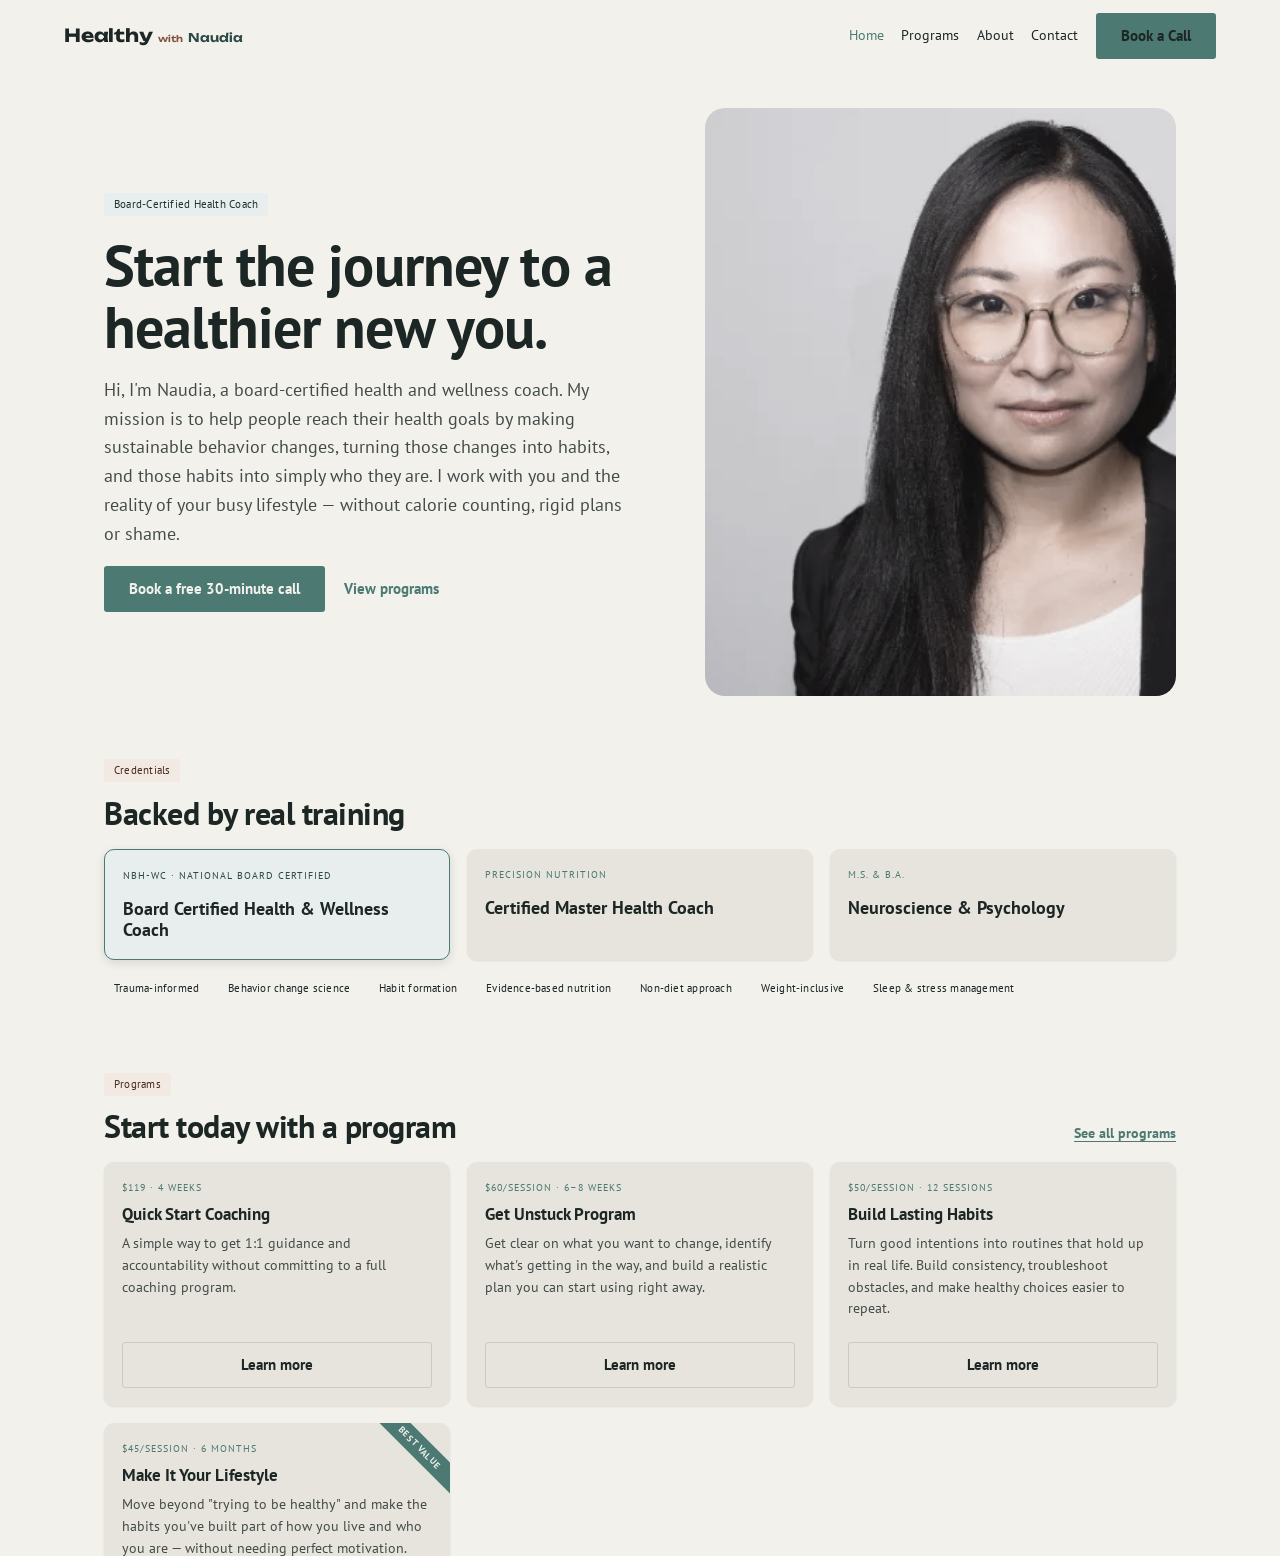
<file: index.html>
<!DOCTYPE html>
<html lang="en">
<head>
<meta charset="utf-8">
<meta http-equiv="refresh" content="0; url=home.html">
<link rel="canonical" href="home.html">
<title>Healthy with Naudia</title>
</head>
<body>
<p>Redirecting to <a href="home.html">the homepage</a>…</p>
</body>
</html>
</file>
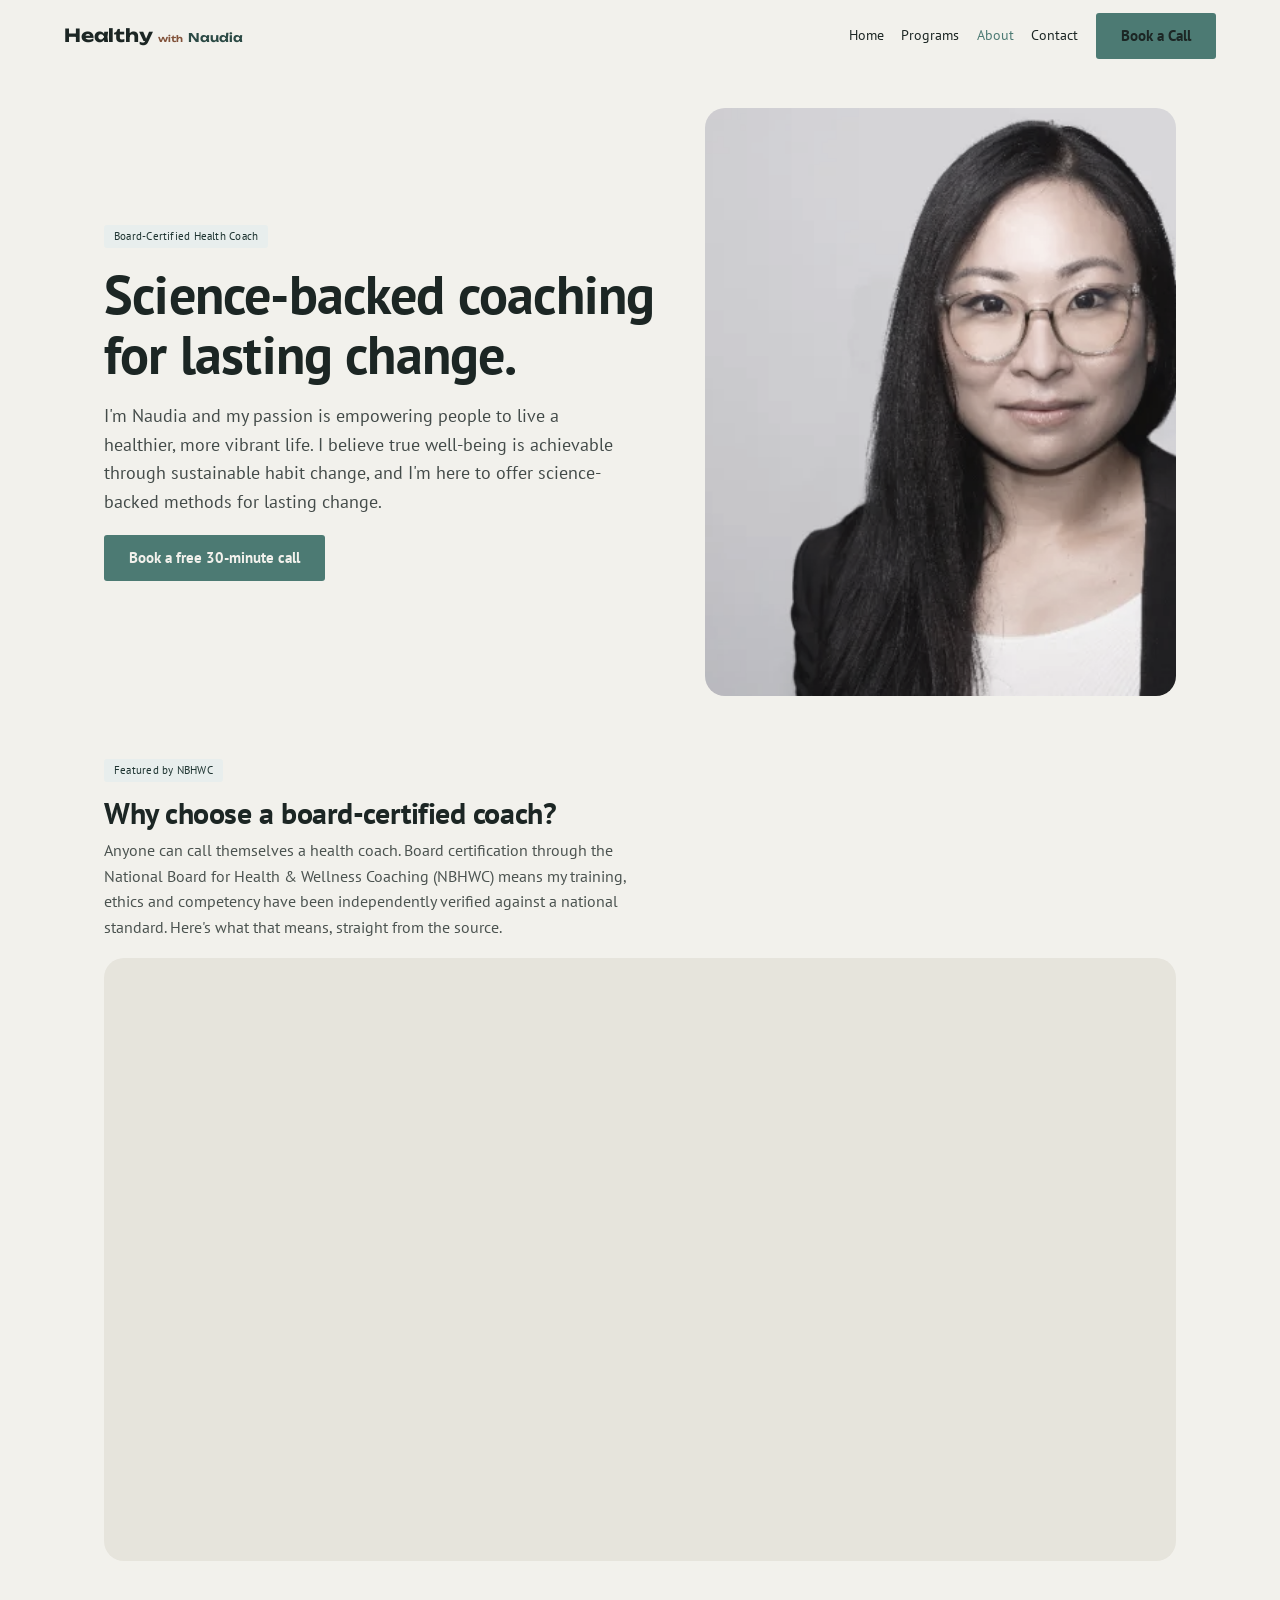
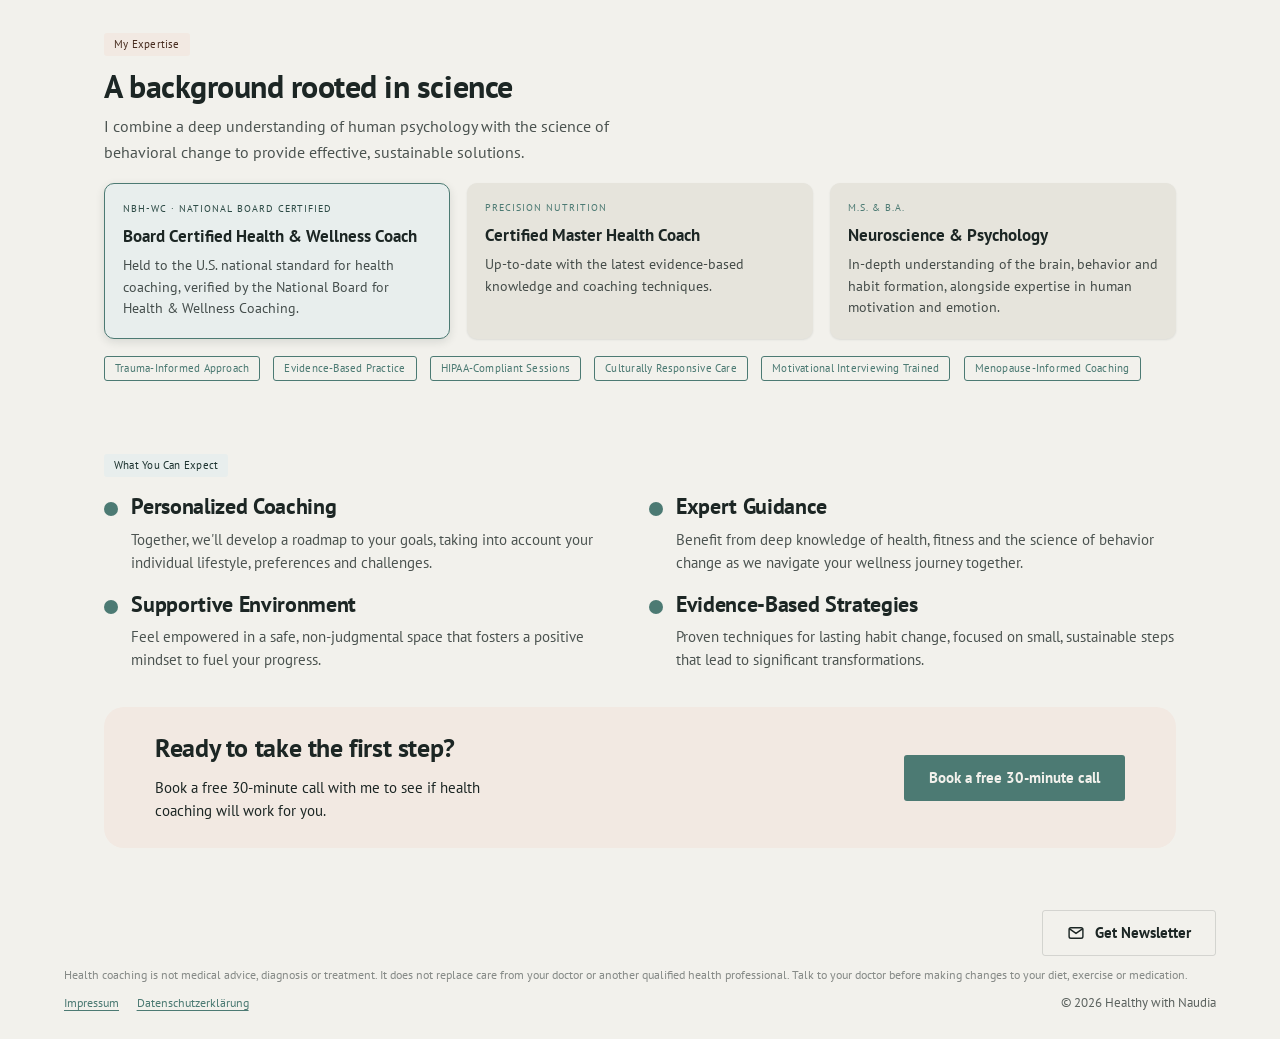
<file: about.html>
<!DOCTYPE html>
<html lang="en">
<head>
<meta charset="utf-8">
<meta name="viewport" content="width=device-width, initial-scale=1">
<title>About Naudia — Healthy with Naudia</title>
<link rel="stylesheet" href="styles.css">
<link rel="stylesheet" href="site.css">
<link rel="stylesheet" href="https://fonts.googleapis.com/css2?family=Unbounded:wght@600;700&display=swap">
</head>
<body class="site-page">

<nav class="nav" style="padding-inline:clamp(20px,5vw,72px);position:sticky;top:0;z-index:10;background:var(--color-bg)">
  <span class="nav-brand" style="display:flex;align-items:baseline;gap:5px;margin-right:auto;font-family:'Unbounded',system-ui,sans-serif">
    <span style="font-size:18px;font-weight:700;letter-spacing:-0.01em">Healthy</span>
    <span style="font-size:9px;font-weight:600;color:var(--color-accent-2-600)">with</span>
    <span style="font-size:12px;font-weight:600;color:var(--color-accent-700)">Naudia</span>
  </span>
  <a href="home.html">Home</a>
  <a href="services.html">Programs</a>
  <a href="about.html" aria-current="page">About</a>
  <a href="contact.html">Contact</a>
  <a class="btn btn-primary" href="book.html">Book a Call</a>
</nav>
<div class="site-container">

<section style="padding:var(--space-8) 0 var(--space-6);display:grid;grid-template-columns:1.1fr 0.9fr;gap:var(--space-6);align-items:center">
  <div>
    <span class="tag tag-accent">Board-Certified Health Coach</span>
    <h1 style="font-family:var(--font-heading);font-size:clamp(36px,4.5vw,54px);line-height:1.1;margin:var(--space-4) 0 0">Science-backed coaching for lasting change.</h1>
    <p style="font-size:18px;line-height:1.6;max-width:52ch;margin:var(--space-4) 0 0;color:color-mix(in srgb, var(--color-text) 82%, transparent)">I'm Naudia and my passion is empowering people to live a healthier, more vibrant life. I believe true well-being is achievable through sustainable habit change, and I'm here to offer science-backed methods for lasting change.</p>
    <div style="margin-top:var(--space-4)">
      <a class="btn btn-primary" href="book.html">Book a free 30-minute call</a>
    </div>
  </div>
  <figure class="washed" style="margin:0;border-radius:calc(2 * var(--radius-lg));overflow:hidden">
    <img src="images/about-hero.webp" alt="Naudia, board-certified health coach" style="width:100%;aspect-ratio:4/5;object-fit:cover;display:block">
  </figure>
</section>

<section style="padding:var(--space-8) 0">
  <span class="tag tag-accent">Featured by NBHWC</span>
  <h2 style="font-family:var(--font-heading);font-size:30px;margin:var(--space-3) 0 var(--space-2)">Why choose a board-certified coach?</h2>
  <p style="font-size:16px;line-height:1.6;max-width:60ch;margin:0 0 var(--space-4);color:color-mix(in srgb, var(--color-text) 78%, transparent)">Anyone can call themselves a health coach. Board certification through the National Board for Health &amp; Wellness Coaching (NBHWC) means my training, ethics and competency have been independently verified against a national standard. Here's what that means, straight from the source.</p>
  <div style="border-radius:calc(2 * var(--radius-lg));overflow:hidden;aspect-ratio:16/9;background:var(--color-surface)">
    <iframe src="https://www.nbhwc.org/share/hubspotvideo/371329475307" title="NBHWC video feature" style="width:100%;height:100%;border:0" allow="autoplay; fullscreen; picture-in-picture" allowfullscreen></iframe>
  </div>
</section>

<section style="padding:var(--space-8) 0">
  <span class="tag tag-accent-2">My Expertise</span>
  <h2 style="font-family:var(--font-heading);font-size:32px;margin:var(--space-3) 0 var(--space-2)">A background rooted in science</h2>
  <p style="font-size:16px;line-height:1.6;max-width:60ch;margin:0 0 var(--space-4);color:color-mix(in srgb, var(--color-text) 78%, transparent)">I combine a deep understanding of human psychology with the science of behavioral change to provide effective, sustainable solutions.</p>
  <div style="display:grid;grid-template-columns:repeat(3,1fr);gap:var(--space-4)">
    <div class="card elev-md" style="background:var(--color-accent-100);border:1.5px solid var(--color-accent-500)">
      <div class="card-kicker" style="color:var(--color-accent-700)">NBH-WC · National Board Certified</div>
      <div class="card-title">Board Certified Health &amp; Wellness Coach</div>
      <p class="card-body">Held to the U.S. national standard for health coaching, verified by the National Board for Health &amp; Wellness Coaching.</p>
    </div>
    <div class="card elev-sm">
      <div class="card-kicker">Precision Nutrition</div>
      <div class="card-title">Certified Master Health Coach</div>
      <p class="card-body">Up-to-date with the latest evidence-based knowledge and coaching techniques.</p>
    </div>
    <div class="card elev-sm">
      <div class="card-kicker">M.S. &amp; B.A.</div>
      <div class="card-title">Neuroscience &amp; Psychology</div>
      <p class="card-body">In-depth understanding of the brain, behavior and habit formation, alongside expertise in human motivation and emotion.</p>
    </div>
  </div>
  <div style="display:flex;gap:var(--space-3);flex-wrap:wrap;margin-top:var(--space-4)">
    <span class="tag tag-outline">Trauma-Informed Approach</span>
    <span class="tag tag-outline">Evidence-Based Practice</span>
    <span class="tag tag-outline">HIPAA-Compliant Sessions</span>
    <span class="tag tag-outline">Culturally Responsive Care</span>
    <span class="tag tag-outline">Motivational Interviewing Trained</span>
    <span class="tag tag-outline">Menopause-Informed Coaching</span>
  </div>
</section>

<section style="padding:var(--space-8) 0">
  <span class="tag tag-accent">What You Can Expect</span>
  <div style="display:grid;grid-template-columns:repeat(2,1fr);gap:var(--space-4);margin-top:var(--space-4)">
    <div style="display:flex;gap:var(--space-3);align-items:flex-start">
      <span style="width:14px;height:14px;border-radius:50%;background:var(--color-accent);flex-shrink:0;margin-top:8px"></span>
      <div>
        <h3 style="font-family:var(--font-heading);font-size:22px;margin:0">Personalized Coaching</h3>
        <p style="margin:var(--space-2) 0 0;color:color-mix(in srgb, var(--color-text) 78%, transparent)">Together, we'll develop a roadmap to your goals, taking into account your individual lifestyle, preferences and challenges.</p>
      </div>
    </div>
    <div style="display:flex;gap:var(--space-3);align-items:flex-start">
      <span style="width:14px;height:14px;border-radius:50%;background:var(--color-accent);flex-shrink:0;margin-top:8px"></span>
      <div>
        <h3 style="font-family:var(--font-heading);font-size:22px;margin:0">Expert Guidance</h3>
        <p style="margin:var(--space-2) 0 0;color:color-mix(in srgb, var(--color-text) 78%, transparent)">Benefit from deep knowledge of health, fitness and the science of behavior change as we navigate your wellness journey together.</p>
      </div>
    </div>
    <div style="display:flex;gap:var(--space-3);align-items:flex-start">
      <span style="width:14px;height:14px;border-radius:50%;background:var(--color-accent);flex-shrink:0;margin-top:8px"></span>
      <div>
        <h3 style="font-family:var(--font-heading);font-size:22px;margin:0">Supportive Environment</h3>
        <p style="margin:var(--space-2) 0 0;color:color-mix(in srgb, var(--color-text) 78%, transparent)">Feel empowered in a safe, non-judgmental space that fosters a positive mindset to fuel your progress.</p>
      </div>
    </div>
    <div style="display:flex;gap:var(--space-3);align-items:flex-start">
      <span style="width:14px;height:14px;border-radius:50%;background:var(--color-accent);flex-shrink:0;margin-top:8px"></span>
      <div>
        <h3 style="font-family:var(--font-heading);font-size:22px;margin:0">Evidence-Based Strategies</h3>
        <p style="margin:var(--space-2) 0 0;color:color-mix(in srgb, var(--color-text) 78%, transparent)">Proven techniques for lasting habit change, focused on small, sustainable steps that lead to significant transformations.</p>
      </div>
    </div>
  </div>
</section>

<section style="padding:0 0 var(--space-8)">
  <div style="background:var(--color-accent-2-100);border-radius:calc(2 * var(--radius-lg));padding:var(--space-6) clamp(24px,4vw,64px);display:flex;justify-content:space-between;align-items:center;gap:var(--space-4);flex-wrap:wrap">
    <div>
      <h3 style="font-family:var(--font-heading);font-size:26px;margin:0">Ready to take the first step?</h3>
      <p style="margin:var(--space-3) 0 0;max-width:48ch">Book a free 30-minute call with me to see if health coaching will work for you.</p>
    </div>
    <a class="btn btn-primary" href="book.html">Book a free 30-minute call</a>
  </div>
</section>

</div>
<footer style="padding:var(--space-6) clamp(20px,5vw,72px);display:flex;flex-direction:column;gap:var(--space-2);font-size:13px;color:color-mix(in srgb, var(--color-text) 70%, transparent)">
  <div style="display:flex;justify-content:flex-end;align-items:center;flex-wrap:wrap;gap:var(--space-4)">
    <a class="btn btn-secondary" href="contact.html" style="display:inline-flex;align-items:center;gap:10px"><svg width="18" height="18" viewBox="0 0 24 24" fill="none" stroke="currentColor" stroke-width="1.9" stroke-linecap="round" stroke-linejoin="round" aria-hidden="true"><rect x="2.8" y="5" width="18.4" height="14" rx="2.4"></rect><path d="m3.4 6.6 8.6 6 8.6-6"></path></svg>Get Newsletter</a>
  </div>
  <p style="margin:0;max-width:none;font-size:12px;line-height:1.6;color:color-mix(in srgb, var(--color-text) 50%, transparent)">Health coaching is not medical advice, diagnosis or treatment. It does not replace care from your doctor or another qualified health professional. Talk to your doctor before making changes to your diet, exercise or medication.</p>
  <div style="display:flex;justify-content:space-between;align-items:baseline;flex-wrap:wrap;gap:var(--space-4);font-size:12px">
    <div style="display:flex;gap:var(--space-4);flex-wrap:wrap">
      <a href="#impressum">Impressum</a>
      <a href="#datenschutz">Datenschutzerklärung</a>
    </div>
    <span style="font-size:13px;color:color-mix(in srgb, var(--color-text) 70%, transparent)">© 2026 Healthy with Naudia</span>
  </div>
</footer>
</body>
</html>
</file>
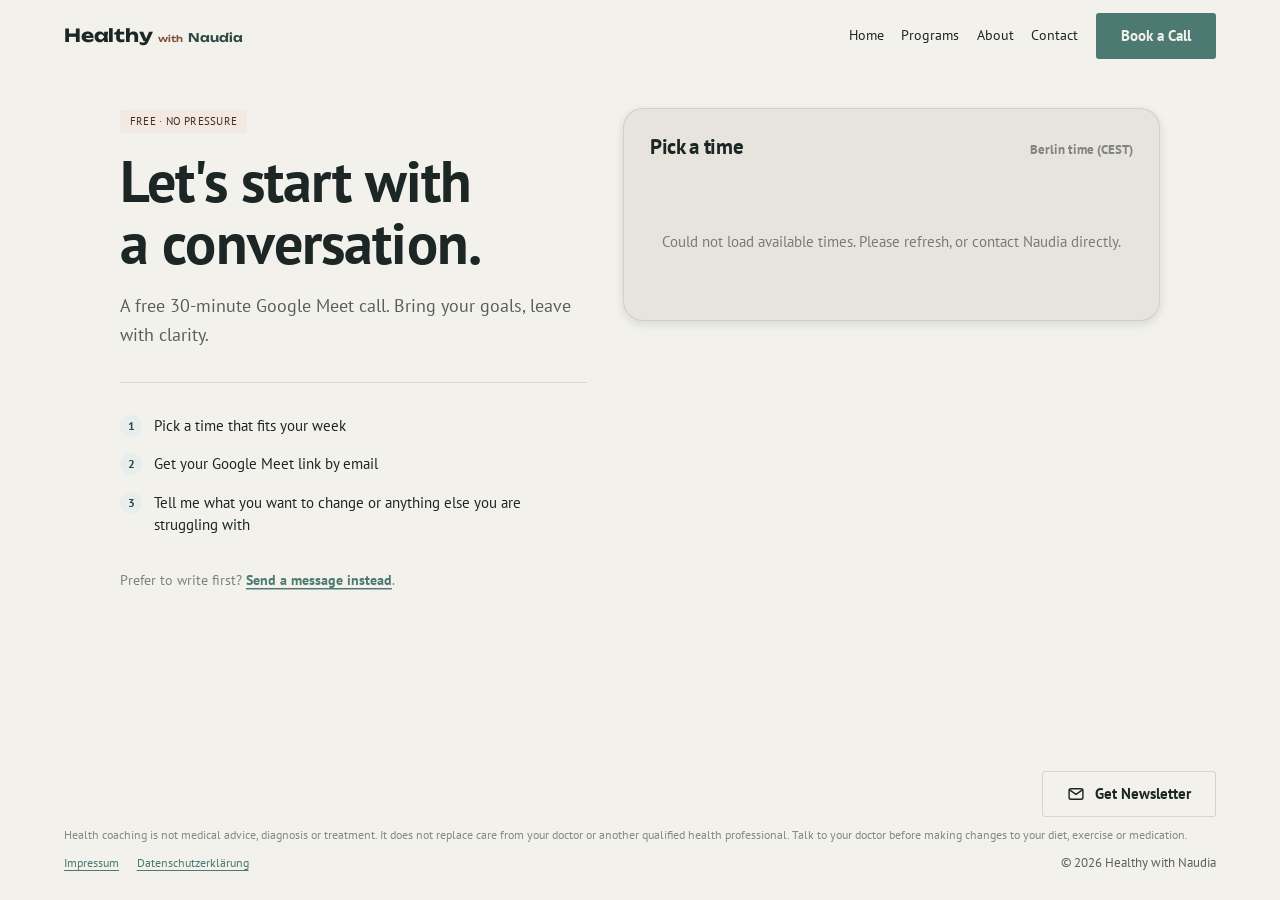
<file: book.html>
<!DOCTYPE html>
<html lang="en">
<head>
<meta charset="utf-8">
<meta name="viewport" content="width=device-width, initial-scale=1">
<title>Book a Call — Healthy with Naudia</title>
<link rel="stylesheet" href="styles.css">
<link rel="stylesheet" href="site.css">
<link rel="stylesheet" href="https://fonts.googleapis.com/css2?family=Unbounded:wght@600;700&display=swap">
<style>
*{box-sizing:border-box}
input,select,textarea{font-family:inherit}
</style>
</head>
<body class="site-page" style="display:flex;flex-direction:column">

<nav class="nav" style="padding-inline:clamp(20px,5vw,72px);position:sticky;top:0;z-index:40;background:var(--color-bg)">
  <span class="nav-brand" style="display:flex;align-items:baseline;gap:5px;margin-right:auto;font-family:'Unbounded',system-ui,sans-serif">
    <span style="font-size:18px;font-weight:700;letter-spacing:-0.01em">Healthy</span>
    <span style="font-size:9px;font-weight:600;color:var(--color-accent-2-600)">with</span>
    <span style="font-size:12px;font-weight:600;color:var(--color-accent-700)">Naudia</span>
  </span>
  <a href="home.html">Home</a>
  <a href="services.html">Programs</a>
  <a href="about.html">About</a>
  <a href="contact.html">Contact</a>
  <a class="btn btn-primary" href="book.html" aria-current="page" style="color:var(--color-bg)">Book a Call</a>
</nav>

<main style="flex:1;padding:var(--space-8) clamp(20px,5vw,72px)"><a id="top"></a>

  <div style="position:relative;max-width:1040px;margin:0 auto;display:grid;grid-template-columns:minmax(0,1fr) minmax(0,1.15fr);gap:var(--space-8);align-items:start">

    <div>
      <span class="tag tag-accent-2">FREE · NO PRESSURE</span>
      <h1 style="font-size:clamp(36px,4.5vw,58px);line-height:1.08;text-wrap:balance;margin:var(--space-4) 0 0">Let's start with a conversation.</h1>
      <p style="font-size:18px;line-height:1.6;margin:var(--space-4) 0 0;color:color-mix(in srgb, var(--color-text) 72%, transparent)">A free 30-minute Google Meet call. Bring your goals, leave with clarity.</p>
      <div style="height:1px;background:color-mix(in srgb, var(--color-text) 12%, transparent);margin:32px 0"></div>
      <ul style="list-style:none;margin:0;padding:0;display:flex;flex-direction:column;gap:16px">
        <li style="display:flex;gap:12px;font-size:15px;line-height:1.5"><span style="flex:0 0 auto;width:22px;height:22px;border-radius:999px;background:rgb(232,238,237);color:rgb(44,74,69);font-size:12px;font-weight:700;display:flex;align-items:center;justify-content:center">1</span>Pick a time that fits your week</li>
        <li style="display:flex;gap:12px;font-size:15px;line-height:1.5"><span style="flex:0 0 auto;width:22px;height:22px;border-radius:999px;background:rgb(232,238,237);color:rgb(44,74,69);font-size:12px;font-weight:700;display:flex;align-items:center;justify-content:center">2</span>Get your Google Meet link by email</li>
        <li style="display:flex;gap:12px;font-size:15px;line-height:1.5"><span style="flex:0 0 auto;width:22px;height:22px;border-radius:999px;background:rgb(232,238,237);color:rgb(44,74,69);font-size:12px;font-weight:700;display:flex;align-items:center;justify-content:center">3</span>Tell me what you want to change or anything else you are struggling with</li>
      </ul>
      <p style="font-size:14px;line-height:1.6;margin:32px 0 0;color:color-mix(in srgb, var(--color-text) 55%, transparent)">Prefer to write first? <a href="contact.html" style="font-weight:600;border-bottom:1px solid rgba(44,74,69,0.35)">Send a message instead</a>.</p>
    </div>

    <div>
      <!-- STEP 1: pick a time -->
      <div id="step-time" style="background:var(--color-surface);border:1px solid color-mix(in srgb, var(--color-text) 10%, transparent);border-radius:calc(2 * var(--radius-lg));padding:var(--space-6);box-shadow:var(--shadow-md)">
        <div style="display:flex;align-items:baseline;justify-content:space-between;gap:16px;margin-bottom:24px">
          <h2 style="font-size:21px">Pick a time</h2>
          <span style="font-size:13px;font-weight:600;color:color-mix(in srgb, var(--color-text) 50%, transparent);white-space:nowrap">Berlin time (CEST)</span>
        </div>
        <div id="slots-container"></div>
      </div>

      <!-- STEP 2: details form -->
      <div id="step-details" hidden style="background:var(--color-surface);border:1px solid color-mix(in srgb, var(--color-text) 10%, transparent);border-radius:calc(2 * var(--radius-lg));padding:var(--space-6);box-shadow:var(--shadow-md)">
        <div id="selected-time-display" style="background:var(--color-accent-100);border-radius:var(--radius-lg);padding:14px 18px;font-size:15px;font-weight:600;color:var(--color-accent-800)"></div>
        <button type="button" id="change-time-btn" style="background:none;border:0;padding:0;margin-top:12px;color:var(--color-accent-2-600);font-family:var(--font-body);font-size:14px;font-weight:600;text-decoration:underline;cursor:pointer">Choose a different time</button>

        <h2 style="font-size:22px;margin-top:var(--space-6)">Your details</h2>
        <form id="booking-form" style="display:flex;flex-direction:column;gap:16px;margin-top:20px">
          <div style="display:flex;flex-direction:column;gap:6px">
            <label for="name" style="font-size:13px;font-weight:700">Name</label>
            <input type="text" id="name" required autocomplete="name" style="width:100%;padding:12px 14px;border:1px solid color-mix(in srgb, var(--color-text) 14%, transparent);border-radius:var(--radius-sm);font-size:15px;background:var(--color-bg);color:var(--color-text)">
          </div>
          <div style="display:flex;flex-direction:column;gap:6px">
            <label for="email" style="font-size:13px;font-weight:700">Email</label>
            <input type="email" id="email" required autocomplete="email" style="width:100%;padding:12px 14px;border:1px solid color-mix(in srgb, var(--color-text) 14%, transparent);border-radius:var(--radius-sm);font-size:15px;background:var(--color-bg);color:var(--color-text)">
          </div>
          <div style="display:grid;grid-template-columns:1fr 1fr;gap:14px">
            <div style="display:flex;flex-direction:column;gap:6px">
              <label for="age" style="font-size:13px;font-weight:700">Age</label>
              <input type="number" id="age" min="1" max="120" style="width:100%;padding:12px 14px;border:1px solid color-mix(in srgb, var(--color-text) 14%, transparent);border-radius:var(--radius-sm);font-size:15px;background:var(--color-bg);color:var(--color-text)">
            </div>
            <div style="display:flex;flex-direction:column;gap:6px">
              <label for="gender" style="font-size:13px;font-weight:700">Gender</label>
              <select id="gender" style="width:100%;padding:12px 14px;border:1px solid color-mix(in srgb, var(--color-text) 14%, transparent);border-radius:var(--radius-sm);font-size:15px;background:var(--color-bg);color:var(--color-text)">
                <option value="">Prefer not to say</option>
                <option value="Female">Female</option>
                <option value="Male">Male</option>
                <option value="Other">Other</option>
              </select>
            </div>
          </div>
          <div style="display:flex;flex-direction:column;gap:6px">
            <label for="goal" style="font-size:13px;font-weight:700">What's your current goal?</label>
            <textarea id="goal" placeholder="e.g. Lose weight, build muscle, get back on track..." style="width:100%;padding:12px 14px;border:1px solid color-mix(in srgb, var(--color-text) 14%, transparent);border-radius:var(--radius-sm);font-size:15px;background:var(--color-bg);color:var(--color-text);resize:vertical;min-height:72px"></textarea>
          </div>
          <div style="display:flex;flex-direction:column;gap:6px">
            <label for="symptoms" style="font-size:13px;font-weight:700">Anything else I should know?</label>
            <textarea id="symptoms" placeholder="Health conditions, injuries, medications, etc." style="width:100%;padding:12px 14px;border:1px solid color-mix(in srgb, var(--color-text) 14%, transparent);border-radius:var(--radius-sm);font-size:15px;background:var(--color-bg);color:var(--color-text);resize:vertical;min-height:72px"></textarea>
          </div>
          <button type="submit" id="submit-btn" style="width:100%;padding:15px;border:0;border-radius:var(--radius-sm);font-family:var(--font-body);font-size:16px;font-weight:700;margin-top:6px;background:var(--color-accent);color:var(--color-bg);cursor:pointer">Confirm Booking</button>
          <div id="form-error" hidden style="color:#b3452b;font-size:14px;line-height:1.5"></div>
        </form>
      </div>

      <!-- STEP 3: confirmation -->
      <div id="step-confirm" hidden style="background:var(--color-accent);color:var(--color-bg);border-radius:calc(2 * var(--radius-lg));padding:var(--space-8) var(--space-6);text-align:center;box-shadow:var(--shadow-md)">
        <h2 style="font-size:28px;color:var(--color-bg)">You're booked!</h2>
        <p id="confirm-detail" style="font-size:17px;font-weight:600;margin:16px 0 0;color:var(--color-accent-200)"></p>
        <p style="font-size:15px;line-height:1.6;margin:20px auto 0;max-width:34ch;color:var(--color-bg)">Check your email for the calendar invite with your Google Meet link.</p>
      </div>
    </div>

  </div>
</main>

<footer style="padding:var(--space-6) clamp(20px,5vw,72px);display:flex;flex-direction:column;gap:var(--space-2);font-size:13px;color:color-mix(in srgb, var(--color-text) 70%, transparent)">
  <div style="display:flex;justify-content:flex-end;align-items:center;flex-wrap:wrap;gap:var(--space-4)">
    <a class="btn btn-secondary" href="contact.html" style="display:inline-flex;align-items:center;gap:10px"><svg width="18" height="18" viewBox="0 0 24 24" fill="none" stroke="currentColor" stroke-width="1.9" stroke-linecap="round" stroke-linejoin="round" aria-hidden="true"><rect x="2.8" y="5" width="18.4" height="14" rx="2.4"></rect><path d="m3.4 6.6 8.6 6 8.6-6"></path></svg>Get Newsletter</a>
  </div>
  <p style="margin:0;max-width:none;font-size:12px;line-height:1.6;color:color-mix(in srgb, var(--color-text) 50%, transparent)">Health coaching is not medical advice, diagnosis or treatment. It does not replace care from your doctor or another qualified health professional. Talk to your doctor before making changes to your diet, exercise or medication.</p>
  <div style="display:flex;justify-content:space-between;align-items:baseline;flex-wrap:wrap;gap:var(--space-4);font-size:12px">
    <div style="display:flex;gap:var(--space-4);flex-wrap:wrap">
      <a href="#impressum">Impressum</a>
      <a href="#datenschutz">Datenschutzerklärung</a>
    </div>
    <span style="font-size:13px;color:color-mix(in srgb, var(--color-text) 70%, transparent)">© 2026 Healthy with Naudia</span>
  </div>
</footer>

<script src="book.js"></script>
</body>
</html>
</file>
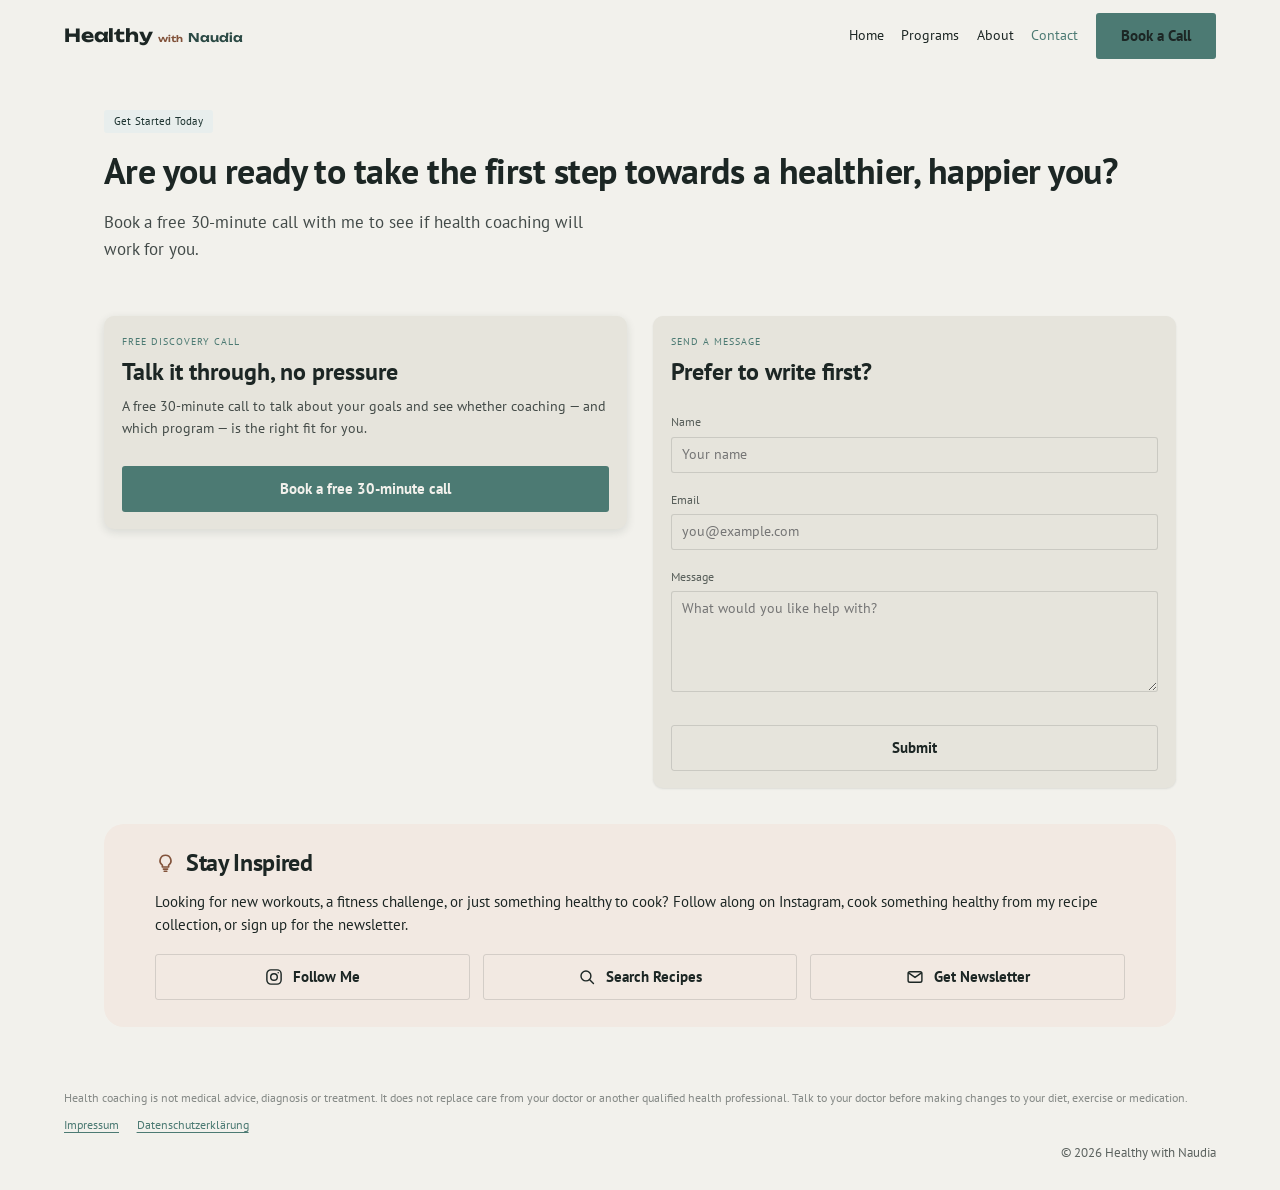
<file: contact.html>
<!DOCTYPE html>
<html lang="en">
<head>
<meta charset="utf-8">
<meta name="viewport" content="width=device-width, initial-scale=1">
<title>Contact — Healthy with Naudia</title>
<link rel="stylesheet" href="styles.css">
<link rel="stylesheet" href="site.css">
<link rel="stylesheet" href="https://fonts.googleapis.com/css2?family=Unbounded:wght@600;700&display=swap">
</head>
<body class="site-page">

<nav class="nav" style="padding-inline:clamp(20px,5vw,72px);position:sticky;top:0;z-index:10;background:var(--color-bg)">
  <span class="nav-brand" style="display:flex;align-items:baseline;gap:5px;margin-right:auto;font-family:'Unbounded',system-ui,sans-serif">
    <span style="font-size:18px;font-weight:700;letter-spacing:-0.01em">Healthy</span>
    <span style="font-size:9px;font-weight:600;color:var(--color-accent-2-600)">with</span>
    <span style="font-size:12px;font-weight:600;color:var(--color-accent-700)">Naudia</span>
  </span>
  <a href="home.html">Home</a>
  <a href="services.html">Programs</a>
  <a href="about.html">About</a>
  <a href="contact.html" aria-current="page">Contact</a>
  <a class="btn btn-primary" href="book.html">Book a Call</a>
</nav>

<div class="site-container">

<section style="padding:var(--space-8) 0 var(--space-6)">
  <span class="tag tag-accent">Get Started Today</span>
  <h1 style="font-family:var(--font-heading);font-size:clamp(26px,3vw,36px);line-height:1.15;margin:var(--space-4) 0 0">Are you ready to take the first step towards a healthier, happier you?</h1>
  <p style="font-size:17px;line-height:1.6;max-width:56ch;margin:var(--space-4) 0 0;color:color-mix(in srgb, var(--color-text) 82%, transparent)">Book a free 30-minute call with me to see if health coaching will work for you.</p>
</section>

<section style="padding:var(--space-6) 0 var(--space-8);display:grid;grid-template-columns:1fr 1fr;gap:var(--space-6);align-items:start">

  <div class="card elev-md">
    <div class="card-kicker">Free Discovery Call</div>
    <div class="card-title" style="font-size:24px">Talk it through, no pressure</div>
    <p class="card-body">A free 30-minute call to talk about your goals and see whether coaching — and which program — is the right fit for you.</p>
    <a class="btn btn-primary btn-block" href="book.html" style="margin-top:var(--space-4)">Book a free 30-minute call</a>
  </div>

  <div class="card elev-sm">
    <div class="card-kicker">Send a Message</div>
    <div class="card-title" style="font-size:24px">Prefer to write first?</div>

    <div id="contact-sent" hidden style="margin-top:var(--space-4);background:var(--color-accent-100);border-radius:var(--radius-lg);padding:var(--space-5)">
      <div style="font-family:var(--font-heading);font-weight:700;font-size:20px;color:var(--color-accent-700)">Message sent.</div>
      <p style="margin:var(--space-3) 0 0;font-size:15px;line-height:1.6">Thanks for writing. I read every message myself and will reply to your email within two working days.</p>
    </div>

    <form id="contact-form" novalidate style="display:grid;gap:var(--space-4);margin-top:var(--space-4)">
      <div class="field">
        <label for="c-name">Name</label>
        <input class="input" id="c-name" name="name" type="text" placeholder="Your name" autocomplete="name">
      </div>
      <div class="field">
        <label for="c-email">Email</label>
        <input class="input" id="c-email" name="email" type="email" placeholder="you@example.com" autocomplete="email">
      </div>
      <div class="field">
        <label for="c-message">Message</label>
        <textarea class="input" id="c-message" name="message" rows="4" placeholder="What would you like help with?"></textarea>
      </div>
      <button type="submit" class="btn btn-secondary btn-block" id="contact-submit">Submit</button>
      <p id="contact-error" hidden style="margin:0;font-size:14px;line-height:1.5;color:var(--color-accent-2-600)"></p>
    </form>
  </div>

</section>

<section style="padding:0 0 var(--space-8)">
  <div style="background:var(--color-accent-2-100);border-radius:calc(2 * var(--radius-lg));padding:var(--space-6) clamp(24px,4vw,64px);display:flex;justify-content:space-between;align-items:center;gap:var(--space-4);flex-wrap:wrap">
    <div style="flex:1 1 320px">
      <h3 style="font-family:var(--font-heading);font-size:24px;margin:0;display:flex;align-items:center;gap:10px"><svg width="21" height="21" viewBox="0 0 24 24" fill="none" stroke="var(--color-accent-2-600)" stroke-width="1.9" stroke-linecap="round" stroke-linejoin="round" aria-hidden="true" style="flex:none"><path d="M12 2.6a6.2 6.2 0 0 0-3.6 11.25V16h7.2v-2.15A6.2 6.2 0 0 0 12 2.6Z"></path><path d="M9.6 18.4h4.8"></path><path d="M10.5 20.9h3"></path></svg>Stay Inspired</h3>
      <p style="margin:var(--space-3) 0 0">Looking for new workouts, a fitness challenge, or just something healthy to cook? Follow along on Instagram, cook something healthy from my recipe collection, or sign up for the newsletter.</p>
    </div>
    <div style="flex:1 1 100%;display:grid;grid-template-columns:repeat(3,1fr);gap:var(--space-3)">
      <a class="btn btn-secondary" href="https://www.instagram.com/naudiasana/?hl=en" target="_blank" rel="noopener" style="display:inline-flex;align-items:center;gap:10px"><svg width="18" height="18" viewBox="0 0 24 24" fill="none" stroke="currentColor" stroke-width="1.9" stroke-linecap="round" stroke-linejoin="round" aria-hidden="true"><rect x="2.5" y="2.5" width="19" height="19" rx="5.4"></rect><circle cx="12" cy="12" r="4.4"></circle><circle cx="17.6" cy="6.4" r="1.05" fill="currentColor" stroke="none"></circle></svg>Follow Me</a>
      <a class="btn btn-secondary" href="https://recipes.healthywithnaudia.com/" target="_blank" rel="noopener" style="display:inline-flex;align-items:center;gap:10px"><svg width="18" height="18" viewBox="0 0 24 24" fill="none" stroke="currentColor" stroke-width="1.9" stroke-linecap="round" stroke-linejoin="round" aria-hidden="true"><circle cx="10.6" cy="10.6" r="6.6"></circle><path d="m15.6 15.6 5 5"></path></svg>Search Recipes</a>
      <a class="btn btn-secondary" href="#newsletter" style="display:inline-flex;align-items:center;gap:10px"><svg width="18" height="18" viewBox="0 0 24 24" fill="none" stroke="currentColor" stroke-width="1.9" stroke-linecap="round" stroke-linejoin="round" aria-hidden="true"><rect x="2.8" y="5" width="18.4" height="14" rx="2.4"></rect><path d="m3.4 6.6 8.6 6 8.6-6"></path></svg>Get Newsletter</a>
    </div>
  </div>
</section>

</div>
<footer style="padding:var(--space-6) clamp(20px,5vw,72px);display:flex;flex-direction:column;gap:var(--space-2);font-size:13px;color:color-mix(in srgb, var(--color-text) 70%, transparent)">
  <p style="margin:0;max-width:none;font-size:12px;line-height:1.6;color:color-mix(in srgb, var(--color-text) 50%, transparent)">Health coaching is not medical advice, diagnosis or treatment. It does not replace care from your doctor or another qualified health professional. Talk to your doctor before making changes to your diet, exercise or medication.</p>
  <div style="display:flex;gap:var(--space-4);flex-wrap:wrap;font-size:12px">
    <a href="#impressum">Impressum</a>
    <a href="#datenschutz">Datenschutzerklärung</a>
  </div>
  <span style="align-self:flex-end;font-size:13px;color:color-mix(in srgb, var(--color-text) 70%, transparent)">© 2026 Healthy with Naudia</span>
</footer>

<script src="contact-form.js"></script>
</body>
</html>
</file>
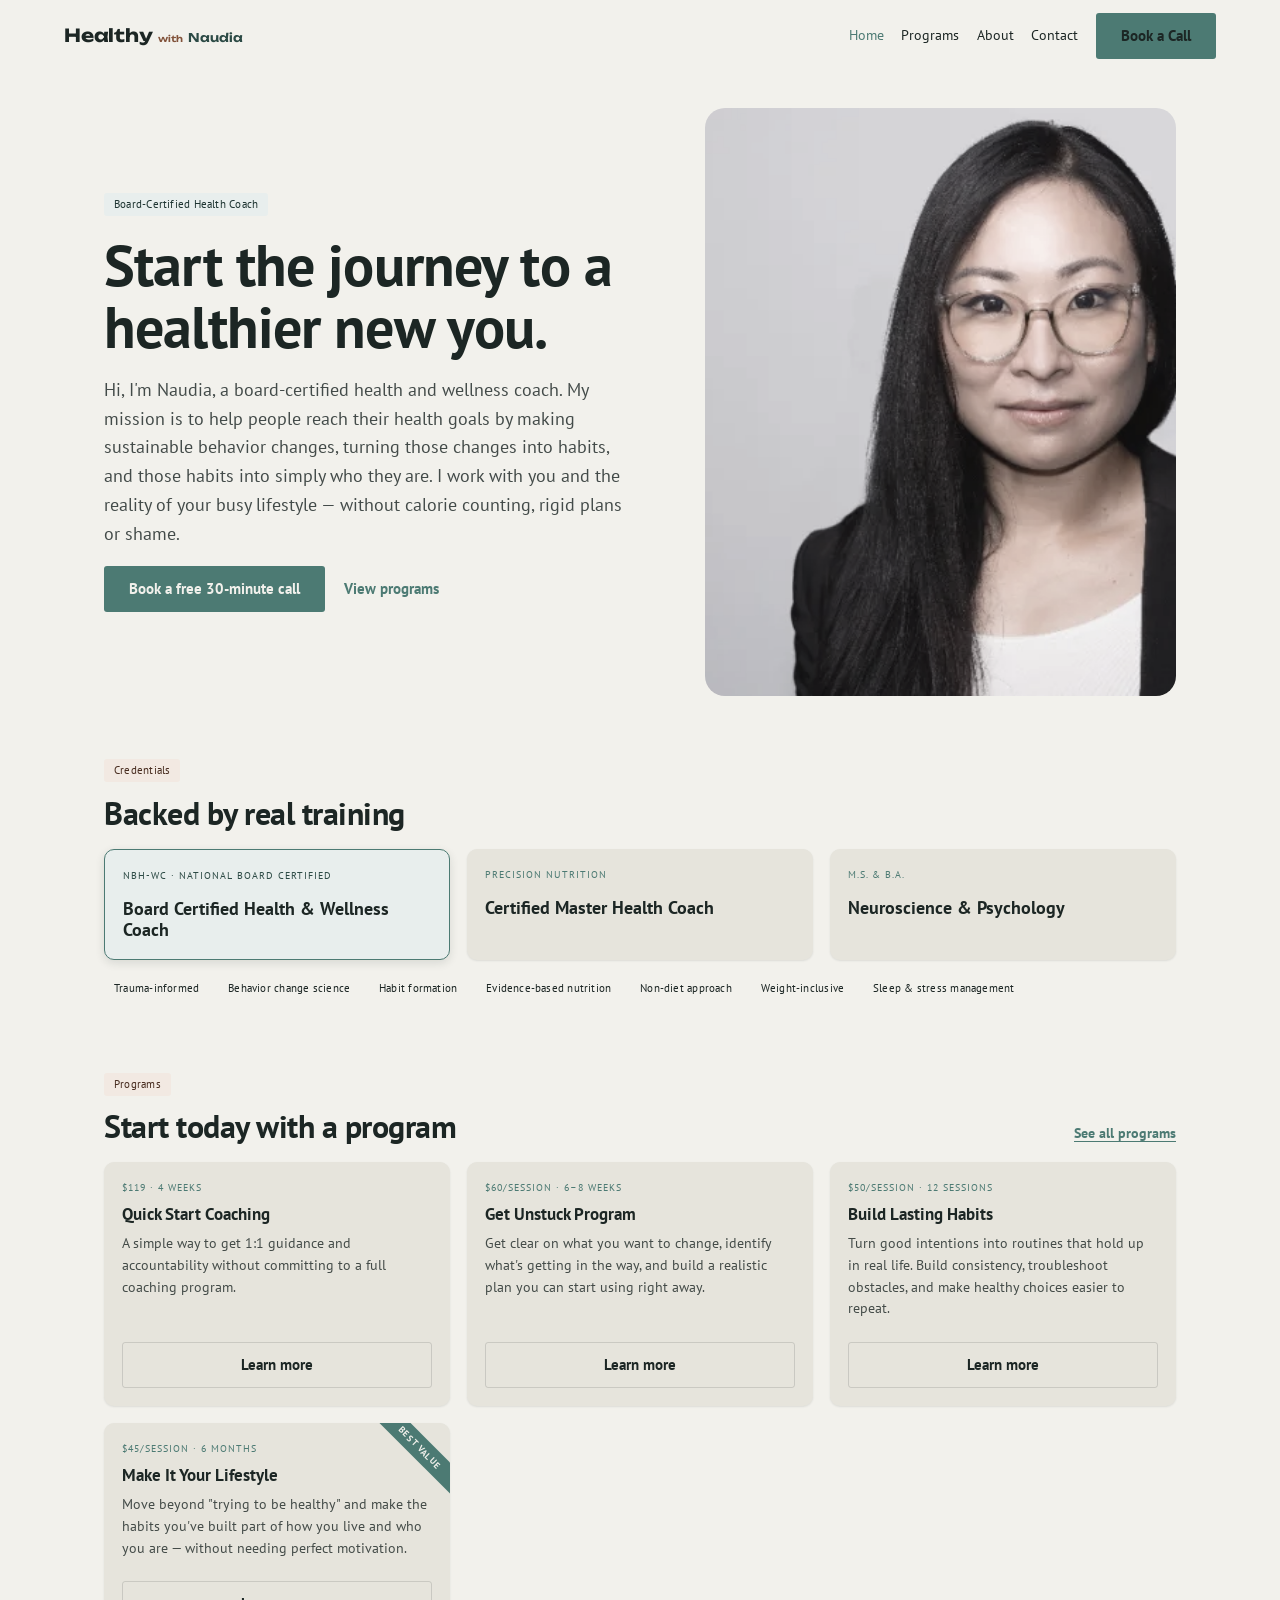
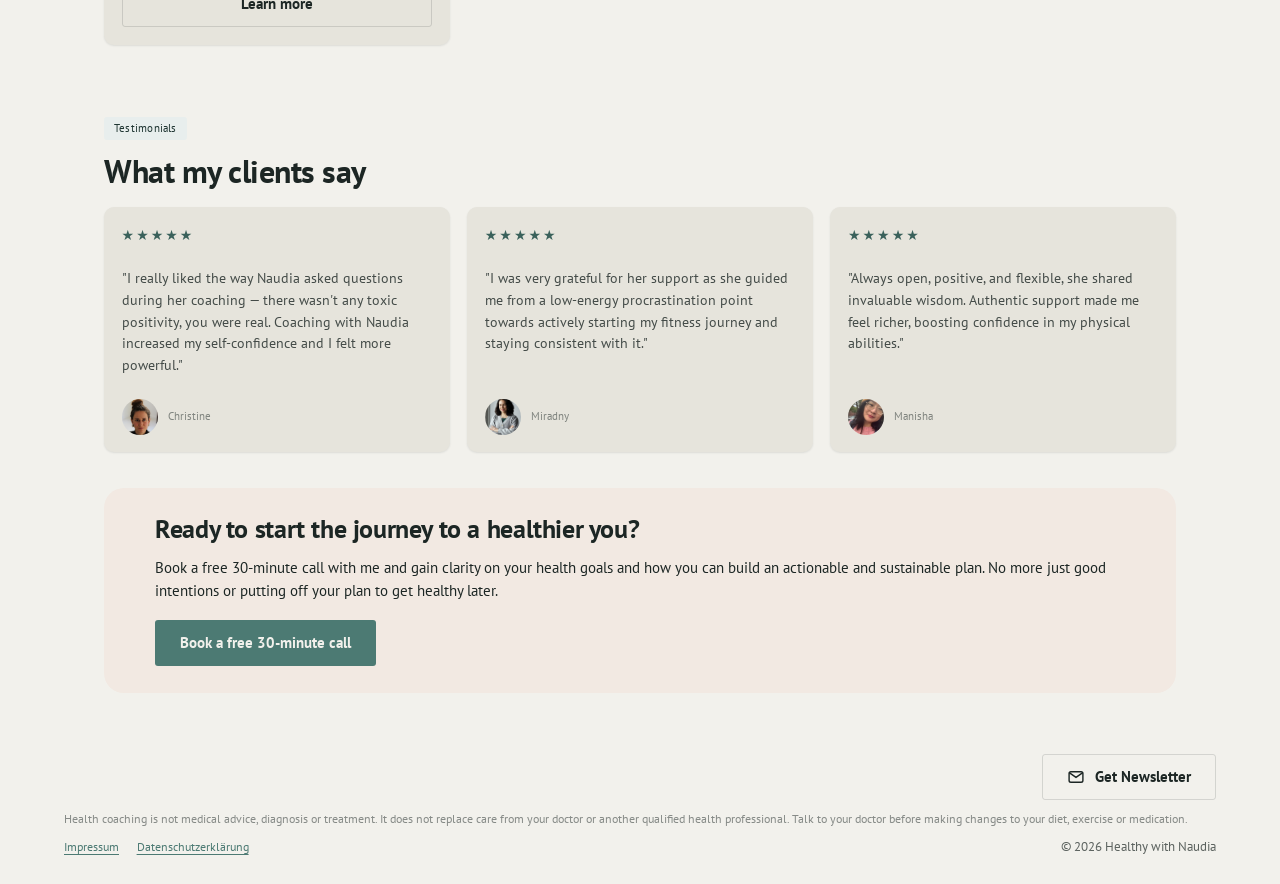
<file: home.html>
<!DOCTYPE html>
<html lang="en">
<head>
<meta charset="utf-8">
<meta name="viewport" content="width=device-width, initial-scale=1">
<title>Healthy with Naudia — Board-Certified Health Coach</title>
<link rel="stylesheet" href="styles.css">
<link rel="stylesheet" href="site.css">
<link rel="stylesheet" href="https://fonts.googleapis.com/css2?family=Unbounded:wght@600;700&display=swap">
</head>
<body class="site-page">

<nav class="nav" style="padding-inline:clamp(20px,5vw,72px);position:sticky;top:0;z-index:10;background:var(--color-bg)">
  <span class="nav-brand" style="display:flex;align-items:baseline;gap:5px;margin-right:auto;font-family:'Unbounded',system-ui,sans-serif">
    <span style="font-size:18px;font-weight:700;letter-spacing:-0.01em">Healthy</span>
    <span style="font-size:9px;font-weight:600;color:var(--color-accent-2-600)">with</span>
    <span style="font-size:12px;font-weight:600;color:var(--color-accent-700)">Naudia</span>
  </span>
  <a href="home.html" aria-current="page">Home</a>
  <a href="services.html">Programs</a>
  <a href="about.html">About</a>
  <a href="contact.html">Contact</a>
  <a class="btn btn-primary" href="book.html">Book a Call</a>
</nav>
<div class="site-container">

<section style="padding:var(--space-8) 0 var(--space-6);display:grid;grid-template-columns:1.1fr 0.9fr;gap:var(--space-6);align-items:center">
  <div>
    <span class="tag tag-accent">Board-Certified Health Coach</span>
    <h1 style="font-family:var(--font-heading);font-size:clamp(36px,4.5vw,58px);line-height:1.08;margin:var(--space-4) 0 0">Start the journey to a healthier new you.</h1>
    <p style="font-size:18px;line-height:1.6;max-width:52ch;margin:var(--space-4) 0 0;color:color-mix(in srgb, var(--color-text) 82%, transparent)">Hi, I'm Naudia, a board-certified health and wellness coach. My mission is to help people reach their health goals by making sustainable behavior changes, turning those changes into habits, and those habits into simply who they are. I work with you and the reality of your busy lifestyle — without calorie counting, rigid plans or shame.</p>
    <div style="display:flex;gap:var(--space-3);flex-wrap:wrap;margin-top:var(--space-4)">
      <a class="btn btn-primary" href="book.html">Book a free 30-minute call</a>
      <a class="btn btn-ghost" href="services.html">View programs</a>
    </div>
  </div>
  <figure class="washed" style="margin:0;border-radius:calc(2 * var(--radius-lg));overflow:hidden">
    <img src="images/home-hero.webp" alt="Naudia, board-certified health coach" style="width:100%;aspect-ratio:4/5;object-fit:cover;display:block">
  </figure>
</section>

<section style="padding:var(--space-8) 0">
  <span class="tag tag-accent-2">Credentials</span>
  <h2 style="font-family:var(--font-heading);font-size:32px;margin:var(--space-3) 0 var(--space-4)">Backed by real training</h2>
  <div style="display:grid;grid-template-columns:repeat(3,1fr);gap:var(--space-4)">
    <div class="card elev-md" style="background:var(--color-accent-100);border:1.5px solid var(--color-accent-500);padding:var(--space-4)">
      <div class="card-kicker" style="color:var(--color-accent-700)">NBH-WC · NATIONAL BOARD CERTIFIED</div>
      <div class="card-title" style="font-size:18px;margin-top:6px">Board Certified Health &amp; Wellness Coach</div>
    </div>
    <div class="card elev-sm" style="padding:var(--space-4)">
      <div class="card-kicker">Precision Nutrition</div>
      <div class="card-title" style="font-size:18px;margin-top:6px">Certified Master Health Coach</div>
    </div>
    <div class="card elev-sm" style="padding:var(--space-4)">
      <div class="card-kicker">M.S. &amp; B.A.</div>
      <div class="card-title" style="font-size:18px;margin-top:6px">Neuroscience &amp; Psychology</div>
    </div>
  </div>
  <div style="display:flex;flex-wrap:wrap;gap:var(--space-2);margin-top:var(--space-4)">
    <span class="tag">Trauma-informed</span>
    <span class="tag">Behavior change science</span>
    <span class="tag">Habit formation</span>
    <span class="tag">Evidence-based nutrition</span>
    <span class="tag">Non-diet approach</span>
    <span class="tag">Weight-inclusive</span>
    <span class="tag">Sleep &amp; stress management</span>
  </div>
</section>

<section style="padding:var(--space-8) 0">
  <span class="tag tag-accent-2">Programs</span>
  <div style="display:flex;align-items:baseline;justify-content:space-between;gap:var(--space-4);flex-wrap:wrap;margin:var(--space-3) 0 var(--space-4)">
    <h2 style="font-family:var(--font-heading);font-size:32px;margin:0">Start today with a program</h2>
    <a href="services.html" style="font-size:14px;font-weight:700;white-space:nowrap">See all programs</a>
  </div>
  <div style="display:grid;grid-template-columns:repeat(3,1fr);gap:var(--space-4)">
    <div class="card elev-sm">
      <div class="card-kicker"><span class="js-cur">€</span>119 · 4 WEEKS</div>
      <div class="card-title">Quick Start Coaching</div>
      <p class="card-body">A simple way to get 1:1 guidance and accountability without committing to a full coaching program.</p>
      <a class="btn btn-secondary" href="services.html" style="margin-top:var(--space-3);display:inline-flex">Learn more</a>
    </div>
    <div class="card elev-sm">
      <div class="card-kicker" style="white-space:nowrap"><span class="js-cur">€</span>60/SESSION · 6–8 WEEKS</div>
      <div class="card-title">Get Unstuck Program</div>
      <p class="card-body">Get clear on what you want to change, identify what's getting in the way, and build a realistic plan you can start using right away.</p>
      <a class="btn btn-secondary" href="services.html" style="margin-top:var(--space-3);display:inline-flex">Learn more</a>
    </div>
    <div class="card elev-sm">
      <div class="card-kicker"><span class="js-cur">€</span>50/SESSION · 12 SESSIONS</div>
      <div class="card-title">Build Lasting Habits</div>
      <p class="card-body">Turn good intentions into routines that hold up in real life. Build consistency, troubleshoot obstacles, and make healthy choices easier to repeat.</p>
      <a class="btn btn-secondary" href="services.html" style="margin-top:var(--space-3);display:inline-flex">Learn more</a>
    </div>
    <div class="card elev-sm" style="position:relative;overflow:hidden">
      <span style="position:absolute;top:14px;right:-32px;transform:rotate(45deg);white-space:nowrap;background:var(--color-accent);color:var(--color-bg);font-size:9px;font-weight:700;letter-spacing:0.1em;text-transform:uppercase;padding:4px 34px;z-index:1">Best value</span>
      <div class="card-kicker" style="white-space:nowrap"><span class="js-cur">€</span>45/SESSION · 6 MONTHS</div>
      <div class="card-title">Make It Your Lifestyle</div>
      <p class="card-body">Move beyond "trying to be healthy" and make the habits you've built part of how you live and who you are — without needing perfect motivation.</p>
      <a class="btn btn-secondary" href="services.html" style="margin-top:var(--space-3);display:inline-flex">Learn more</a>
    </div>
  </div>
</section>

<section style="padding:var(--space-8) 0">
  <span class="tag tag-accent">Testimonials</span>
  <h2 style="font-family:var(--font-heading);font-size:32px;margin:var(--space-3) 0 var(--space-4)">What my clients say</h2>
  <div style="display:grid;grid-template-columns:repeat(3,1fr);gap:var(--space-4)">
    <div class="card elev-sm">
      <div style="color:var(--color-accent-600);font-size:14px;letter-spacing:2px">★★★★★</div>
      <p class="card-body" style="margin-top:var(--space-3)">"I really liked the way Naudia asked questions during her coaching — there wasn't any toxic positivity, you were real. Coaching with Naudia increased my self-confidence and I felt more powerful."</p>
      <div class="card-meta" style="margin-top:var(--space-3);gap:10px">
        <img src="images/Christine.jpg" alt="Christine" style="width:36px;height:36px;flex:none;border-radius:50%;object-fit:cover">
        Christine
      </div>
    </div>
    <div class="card elev-sm">
      <div style="color:var(--color-accent-600);font-size:14px;letter-spacing:2px">★★★★★</div>
      <p class="card-body" style="margin-top:var(--space-3)">"I was very grateful for her support as she guided me from a low-energy procrastination point towards actively starting my fitness journey and staying consistent with it."</p>
      <div class="card-meta" style="margin-top:var(--space-3);gap:10px">
        <img src="images/Miradny.JPG" alt="Miradny" style="width:36px;height:36px;flex:none;border-radius:50%;object-fit:cover">
        Miradny
      </div>
    </div>
    <div class="card elev-sm">
      <div style="color:var(--color-accent-600);font-size:14px;letter-spacing:2px">★★★★★</div>
      <p class="card-body" style="margin-top:var(--space-3)">"Always open, positive, and flexible, she shared invaluable wisdom. Authentic support made me feel richer, boosting confidence in my physical abilities."</p>
      <div class="card-meta" style="margin-top:var(--space-3);gap:10px">
        <img src="images/Manisha.JPG" alt="Manisha" style="width:36px;height:36px;flex:none;border-radius:50%;object-fit:cover">
        Manisha
      </div>
    </div>
  </div>
</section>

<section style="padding:0 0 var(--space-8)">
  <div style="background:var(--color-accent-2-100);border-radius:calc(2 * var(--radius-lg));padding:var(--space-6) clamp(24px,4vw,64px);display:flex;justify-content:space-between;align-items:center;gap:var(--space-4);flex-wrap:wrap">
    <div>
      <h3 style="font-family:var(--font-heading);font-size:26px;margin:0">Ready to start the journey to a healthier you?</h3>
      <p style="margin:var(--space-3) 0 0">Book a free 30-minute call with me and gain clarity on your health goals and how you can build an actionable and sustainable plan. No more just good intentions or putting off your plan to get healthy later.</p>
    </div>
    <a class="btn btn-primary" href="book.html">Book a free 30-minute call</a>
  </div>
</section>

</div>
<footer style="padding:var(--space-6) clamp(20px,5vw,72px);display:flex;flex-direction:column;gap:var(--space-2);font-size:13px;color:color-mix(in srgb, var(--color-text) 70%, transparent)">
  <div style="display:flex;justify-content:flex-end;align-items:center;flex-wrap:wrap;gap:var(--space-4)">
    <a class="btn btn-secondary" href="contact.html" style="display:inline-flex;align-items:center;gap:10px"><svg width="18" height="18" viewBox="0 0 24 24" fill="none" stroke="currentColor" stroke-width="1.9" stroke-linecap="round" stroke-linejoin="round" aria-hidden="true"><rect x="2.8" y="5" width="18.4" height="14" rx="2.4"></rect><path d="m3.4 6.6 8.6 6 8.6-6"></path></svg>Get Newsletter</a>
  </div>
  <p style="margin:0;max-width:none;font-size:12px;line-height:1.6;color:color-mix(in srgb, var(--color-text) 50%, transparent)">Health coaching is not medical advice, diagnosis or treatment. It does not replace care from your doctor or another qualified health professional. Talk to your doctor before making changes to your diet, exercise or medication.</p>
  <div style="display:flex;justify-content:space-between;align-items:baseline;flex-wrap:wrap;gap:var(--space-4);font-size:12px">
    <div style="display:flex;gap:var(--space-4);flex-wrap:wrap">
      <a href="#impressum">Impressum</a>
      <a href="#datenschutz">Datenschutzerklärung</a>
    </div>
    <span style="font-size:13px;color:color-mix(in srgb, var(--color-text) 70%, transparent)">© 2026 Healthy with Naudia</span>
  </div>
</footer>

<script src="currency.js"></script>
</body>
</html>
</file>
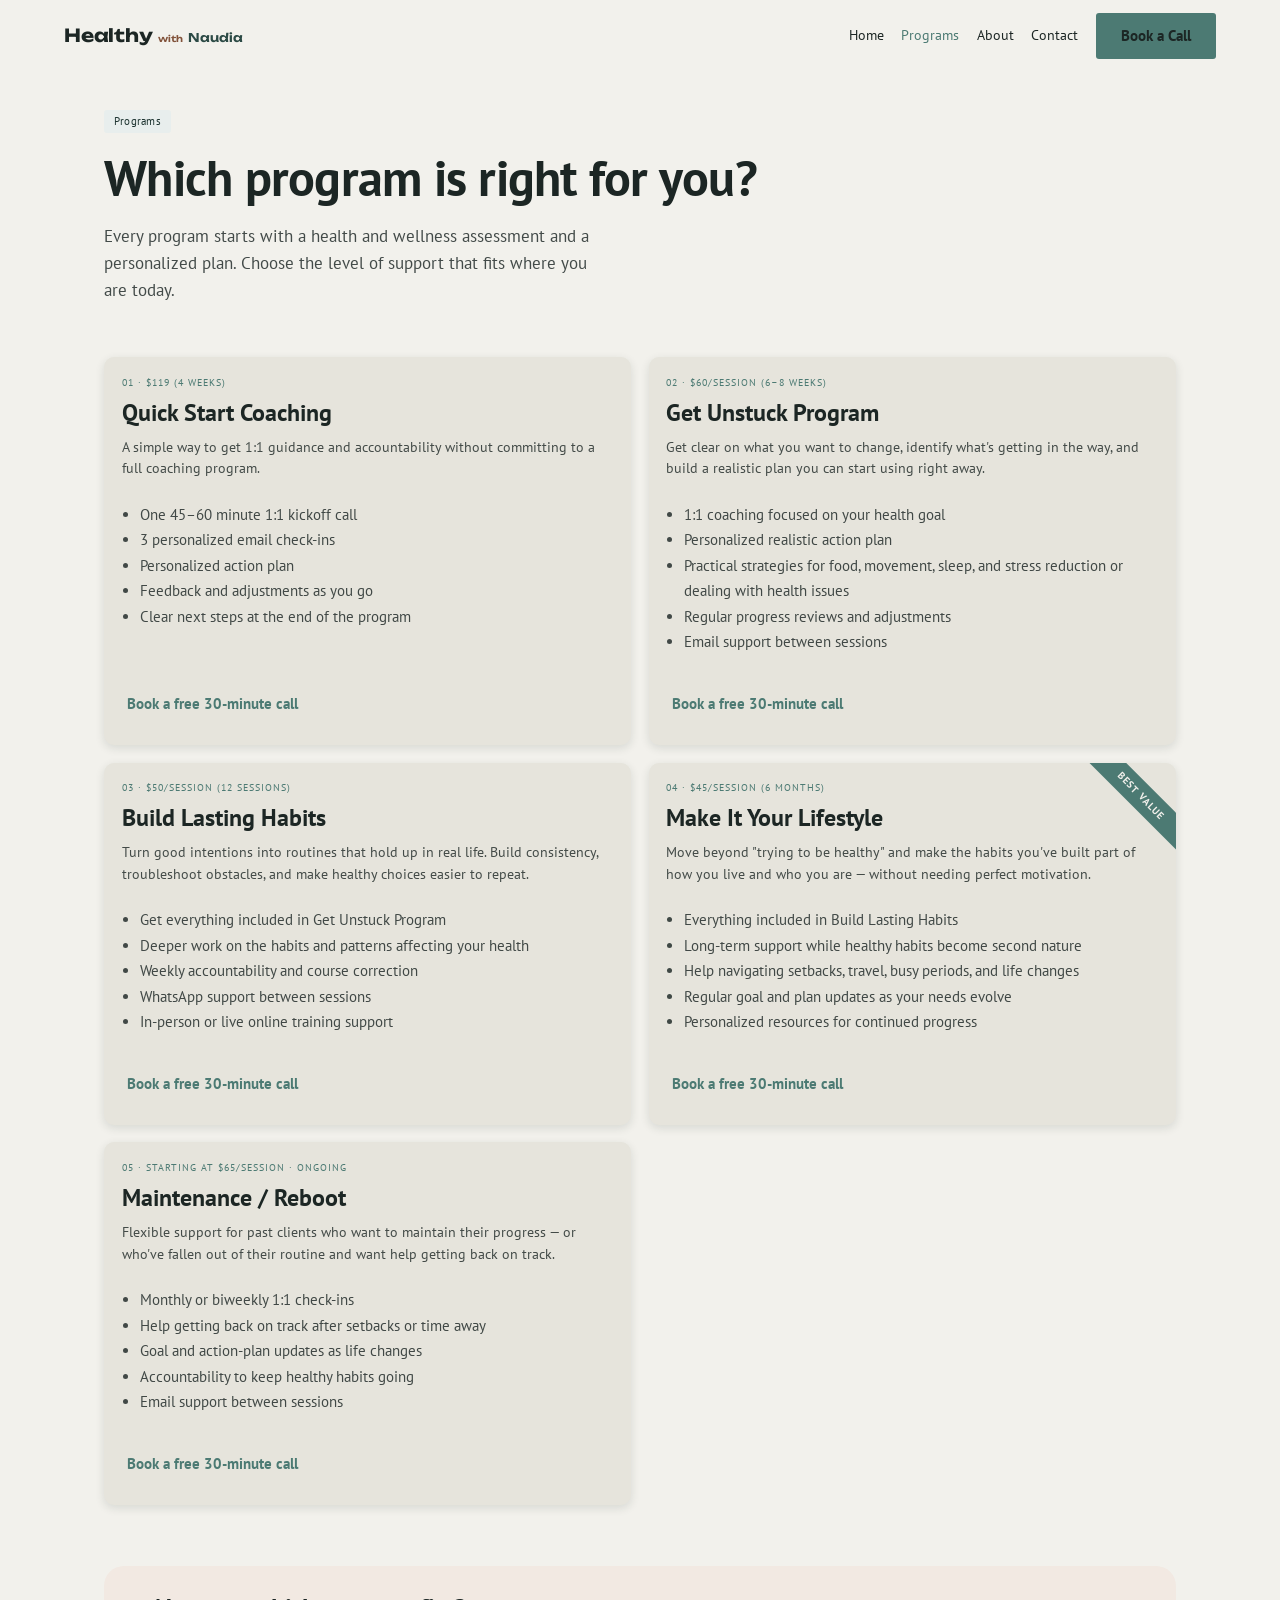
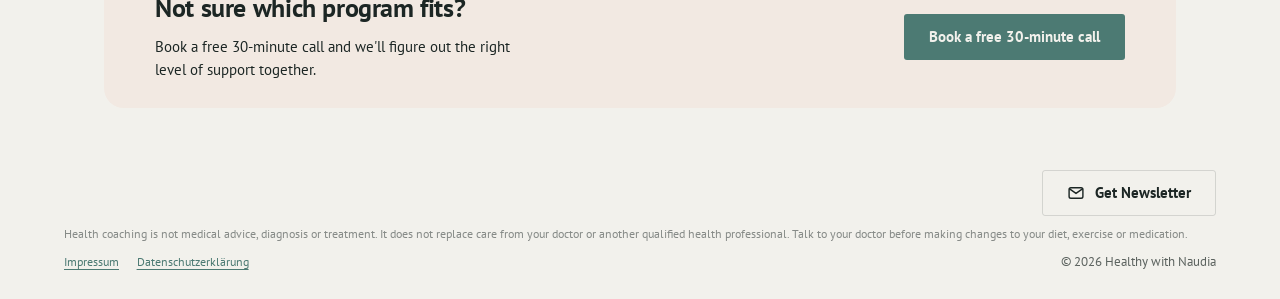
<file: services.html>
<!DOCTYPE html>
<html lang="en">
<head>
<meta charset="utf-8">
<meta name="viewport" content="width=device-width, initial-scale=1">
<title>Programs — Healthy with Naudia</title>
<link rel="stylesheet" href="styles.css">
<link rel="stylesheet" href="site.css">
<link rel="stylesheet" href="https://fonts.googleapis.com/css2?family=Unbounded:wght@600;700&display=swap">
</head>
<body class="site-page">

<nav class="nav" style="padding-inline:clamp(20px,5vw,72px);position:sticky;top:0;z-index:10;background:var(--color-bg)">
  <span class="nav-brand" style="display:flex;align-items:baseline;gap:5px;margin-right:auto;font-family:'Unbounded',system-ui,sans-serif">
    <span style="font-size:18px;font-weight:700;letter-spacing:-0.01em">Healthy</span>
    <span style="font-size:9px;font-weight:600;color:var(--color-accent-2-600)">with</span>
    <span style="font-size:12px;font-weight:600;color:var(--color-accent-700)">Naudia</span>
  </span>
  <a href="home.html">Home</a>
  <a href="services.html" aria-current="page">Programs</a>
  <a href="about.html">About</a>
  <a href="contact.html">Contact</a>
  <a class="btn btn-primary" href="book.html">Book a Call</a>
</nav>
<div class="site-container">

<section style="padding:var(--space-8) 0 var(--space-6)">
  <span class="tag tag-accent">Programs</span>
  <h1 style="font-family:var(--font-heading);font-size:clamp(34px,4.2vw,50px);line-height:1.1;margin:var(--space-4) 0 0">Which program is right for you?</h1>
  <p style="font-size:17px;line-height:1.6;max-width:56ch;margin:var(--space-4) 0 0;color:color-mix(in srgb, var(--color-text) 82%, transparent)">Every program starts with a health and wellness assessment and a personalized plan. Choose the level of support that fits where you are today.</p>
</section>

<section style="padding:var(--space-6) 0">
  <div style="display:grid;grid-template-columns:repeat(2,1fr);gap:var(--space-4)">

    <div class="card elev-md" style="display:flex;flex-direction:column">
      <div class="card-kicker">01 · <span class="js-cur">€</span>119 (4 weeks)</div>
      <div class="card-title" style="font-size:24px">Quick Start Coaching</div>
      <p class="card-body" style="flex:none">A simple way to get 1:1 guidance and accountability without committing to a full coaching program.</p>
      <ul style="flex:1;margin:var(--space-3) 0 0;padding-left:1.2em;color:color-mix(in srgb, var(--color-text) 82%, transparent);line-height:1.7">
        <li>One 45–60 minute 1:1 kickoff call</li>
        <li>3 personalized email check-ins</li>
        <li>Personalized action plan</li>
        <li>Feedback and adjustments as you go</li>
        <li>Clear next steps at the end of the program</li>
      </ul>
      <a class="btn btn-ghost" href="book.html" style="margin-top:var(--space-4);align-self:flex-start">Book a free 30-minute call</a>
    </div>

    <div class="card elev-md" style="display:flex;flex-direction:column">
      <div class="card-kicker">02 · <span class="js-cur">€</span>60/session (6–8 weeks)</div>
      <div class="card-title" style="font-size:24px">Get Unstuck Program</div>
      <p class="card-body" style="flex:none">Get clear on what you want to change, identify what's getting in the way, and build a realistic plan you can start using right away.</p>
      <ul style="flex:1;margin:var(--space-3) 0 0;padding-left:1.2em;color:color-mix(in srgb, var(--color-text) 82%, transparent);line-height:1.7">
        <li>1:1 coaching focused on your health goal</li>
        <li>Personalized realistic action plan</li>
        <li>Practical strategies for food, movement, sleep, and stress reduction or dealing with health issues</li>
        <li>Regular progress reviews and adjustments</li>
        <li>Email support between sessions</li>
      </ul>
      <a class="btn btn-ghost" href="book.html" style="margin-top:var(--space-4);align-self:flex-start">Book a free 30-minute call</a>
    </div>

    <div class="card elev-md" style="display:flex;flex-direction:column">
      <div class="card-kicker">03 · <span class="js-cur">€</span>50/session (12 sessions)</div>
      <div class="card-title" style="font-size:24px">Build Lasting Habits</div>
      <p class="card-body" style="flex:none">Turn good intentions into routines that hold up in real life. Build consistency, troubleshoot obstacles, and make healthy choices easier to repeat.</p>
      <ul style="flex:1;margin:var(--space-3) 0 0;padding-left:1.2em;color:color-mix(in srgb, var(--color-text) 82%, transparent);line-height:1.7">
        <li>Get everything included in Get Unstuck Program</li>
        <li>Deeper work on the habits and patterns affecting your health</li>
        <li>Weekly accountability and course correction</li>
        <li>WhatsApp support between sessions</li>
        <li>In-person or live online training support</li>
      </ul>
      <a class="btn btn-ghost" href="book.html" style="margin-top:var(--space-4);align-self:flex-start">Book a free 30-minute call</a>
    </div>

    <div class="card elev-md" style="display:flex;flex-direction:column;position:relative;overflow:hidden">
      <span style="position:absolute;top:20px;right:-34px;transform:rotate(45deg);white-space:nowrap;background:var(--color-accent);color:var(--color-bg);font-size:10px;font-weight:700;letter-spacing:0.1em;text-transform:uppercase;padding:5px 38px">Best value</span>
      <div class="card-kicker">04 · <span class="js-cur">€</span>45/session (6 months)</div>
      <div class="card-title" style="font-size:24px">Make It Your Lifestyle</div>
      <p class="card-body" style="flex:none">Move beyond "trying to be healthy" and make the habits you've built part of how you live and who you are — without needing perfect motivation.</p>
      <ul style="flex:1;margin:var(--space-3) 0 0;padding-left:1.2em;color:color-mix(in srgb, var(--color-text) 82%, transparent);line-height:1.7">
        <li>Everything included in Build Lasting Habits</li>
        <li>Long-term support while healthy habits become second nature</li>
        <li>Help navigating setbacks, travel, busy periods, and life changes</li>
        <li>Regular goal and plan updates as your needs evolve</li>
        <li>Personalized resources for continued progress</li>
      </ul>
      <a class="btn btn-ghost" href="book.html" style="margin-top:var(--space-4);align-self:flex-start">Book a free 30-minute call</a>
    </div>

    <div class="card elev-md" style="display:flex;flex-direction:column">
      <div class="card-kicker">05 · Starting at <span class="js-cur">€</span>65/session · Ongoing</div>
      <div class="card-title" style="font-size:24px">Maintenance / Reboot</div>
      <p class="card-body" style="flex:none">Flexible support for past clients who want to maintain their progress — or who've fallen out of their routine and want help getting back on track.</p>
      <ul style="flex:1;margin:var(--space-3) 0 0;padding-left:1.2em;color:color-mix(in srgb, var(--color-text) 82%, transparent);line-height:1.7">
        <li>Monthly or biweekly 1:1 check-ins</li>
        <li>Help getting back on track after setbacks or time away</li>
        <li>Goal and action-plan updates as life changes</li>
        <li>Accountability to keep healthy habits going</li>
        <li>Email support between sessions</li>
      </ul>
      <a class="btn btn-ghost" href="book.html" style="margin-top:var(--space-4);align-self:flex-start">Book a free 30-minute call</a>
    </div>

  </div>
</section>

<section style="padding:var(--space-8) 0">
  <div style="background:var(--color-accent-2-100);border-radius:calc(2 * var(--radius-lg));padding:var(--space-6) clamp(24px,4vw,64px);display:flex;justify-content:space-between;align-items:center;gap:var(--space-4);flex-wrap:wrap">
    <div>
      <h3 style="font-family:var(--font-heading);font-size:26px;margin:0">Not sure which program fits?</h3>
      <p style="margin:var(--space-3) 0 0;max-width:48ch">Book a free 30-minute call and we'll figure out the right level of support together.</p>
    </div>
    <a class="btn btn-primary" href="book.html">Book a free 30-minute call</a>
  </div>
</section>

</div>
<footer style="padding:var(--space-6) clamp(20px,5vw,72px);display:flex;flex-direction:column;gap:var(--space-2);font-size:13px;color:color-mix(in srgb, var(--color-text) 70%, transparent)">
  <div style="display:flex;justify-content:flex-end;align-items:center;flex-wrap:wrap;gap:var(--space-4)">
    <a class="btn btn-secondary" href="contact.html" style="display:inline-flex;align-items:center;gap:10px"><svg width="18" height="18" viewBox="0 0 24 24" fill="none" stroke="currentColor" stroke-width="1.9" stroke-linecap="round" stroke-linejoin="round" aria-hidden="true"><rect x="2.8" y="5" width="18.4" height="14" rx="2.4"></rect><path d="m3.4 6.6 8.6 6 8.6-6"></path></svg>Get Newsletter</a>
  </div>
  <p style="margin:0;max-width:none;font-size:12px;line-height:1.6;color:color-mix(in srgb, var(--color-text) 50%, transparent)">Health coaching is not medical advice, diagnosis or treatment. It does not replace care from your doctor or another qualified health professional. Talk to your doctor before making changes to your diet, exercise or medication.</p>
  <div style="display:flex;justify-content:space-between;align-items:baseline;flex-wrap:wrap;gap:var(--space-4);font-size:12px">
    <div style="display:flex;gap:var(--space-4);flex-wrap:wrap">
      <a href="#impressum">Impressum</a>
      <a href="#datenschutz">Datenschutzerklärung</a>
    </div>
    <span style="font-size:13px;color:color-mix(in srgb, var(--color-text) 70%, transparent)">© 2026 Healthy with Naudia</span>
  </div>
</footer>

<script src="currency.js"></script>
</body>
</html>
</file>
<file: styles.css>
/* Organic — design-system tokens and component classes. This file is the source of truth for the system's look; retune it here and see readme.md. */
@import url('https://fonts.googleapis.com/css2?family=PT+Sans:wght@400;700&display=swap');

:root {
  --color-bg: #f2f1ec;
  --color-surface: #e6e4dc;
  --color-text: #1c2624;
  --color-accent: #4c7a73;
  --color-accent-2: #a06a4c;
  --color-divider: color-mix(in srgb, #1c2624 14%, transparent);

  /* Tonal ramps — generated in OKLCH on one shared lightness scale, so the
     same step of any role matches the others in visual value. */
  --color-neutral-100: #f9f4ed;
  --color-neutral-200: #eee7db;
  --color-neutral-300: #dcd3c4;
  --color-neutral-400: #c0b6a5;
  --color-neutral-500: #a19786;
  --color-neutral-600: #82796a;
  --color-neutral-700: #645c50;
  --color-neutral-800: #474238;
  --color-neutral-900: #2e2b25;

  --color-accent-100: #e8eeed;
  --color-accent-200: #cddad8;
  --color-accent-300: #a8c0bc;
  --color-accent-400: #7a9d97;
  --color-accent-500: #4c7a73;
  --color-accent-600: #3a615b;
  --color-accent-700: #2c4a45;
  --color-accent-800: #1f3532;
  --color-accent-900: #142220;

  --color-accent-2-100: #f2e9e2;
  --color-accent-2-200: #e3cfc0;
  --color-accent-2-300: #cfab95;
  --color-accent-2-400: #b8876c;
  --color-accent-2-500: #a06a4c;
  --color-accent-2-600: #82533b;
  --color-accent-2-700: #653f2d;
  --color-accent-2-800: #482d20;
  --color-accent-2-900: #2d1c14;

  --font-heading: "PT Sans", system-ui, sans-serif;
  --font-heading-weight: 700;
  --font-body: "PT Sans", system-ui, sans-serif;

  --space-1: 4.4px;
  --space-2: 8.8px;
  --space-3: 13.2px;
  --space-4: 17.6px;
  --space-6: 26.4px;
  --space-8: 35.2px;
  --space-10: 44px;
  --space-12: 52.8px;

  /* Web-page layer — the scale marketing pages are set at. Document contexts
     still use the raw h1–h6 sizes; these drive the site's own ramp. */
  --text-h1: clamp(36px, 4.5vw, 58px);
  --text-h2: 32px;
  --text-h3: 30px;
  --text-h4: 26px;
  --text-lede: 18px;
  --layout-max: 1200px;
  --section-pad-y: var(--space-8);
  --section-pad-x: clamp(20px, 5vw, 72px);
  --color-scrim: color-mix(in srgb, var(--color-text) 55%, transparent);

  --radius-sm: 3px;
  --radius-md: 6px;
  --radius-lg: 10px;
  --radius-xl: calc(2 * var(--radius-lg)); /* large panels, figures, media */

  /* Elevation — derived from the ground: soft ink-tinted shadows on a
     light theme, a hairline edge + ambient darkness on a dark one. */
  --shadow-sm: 0 1px 2px color-mix(in srgb, #1c2624 10%, transparent);
  --shadow-md: 0 3px 10px color-mix(in srgb, #1c2624 12%, transparent);
  --shadow-lg: 0 12px 32px color-mix(in srgb, #1c2624 16%, transparent);
}

body {
  background: var(--color-bg);
  color: var(--color-text);
  font-family: var(--font-body);
}
h1, h2, h3, h4 { font-family: var(--font-heading); font-weight: var(--font-heading-weight); }

.washed{filter:saturate(0.5) contrast(0.95) brightness(1.02) opacity(0.97)}

/* ══════════════════════════════════════════════════════════════════════════
   Components — built with the tokens above. Plain CSS
   on plain HTML: no JavaScript, no build step. Each class is documented in
   readme.md and demonstrated in foundations/ and components/.
   ══════════════════════════════════════════════════════════════════════ */

*, *::before, *::after { box-sizing: border-box; }
body { margin: 0; font-size: 15px; line-height: 1.55; font-weight: 400; }
h1, h2, h3, h4, h5, h6 {
  font-family: var(--font-heading); font-weight: var(--font-heading-weight);
  line-height: 1.12; letter-spacing: -0.015em; margin: 0 0 var(--space-2);
}
h1 { font-size: var(--text-h1); line-height: 1.08; }
h2 { font-size: var(--text-h2); }
h3 { font-size: var(--text-h4); }
h4 { font-size: 20px; }
h5 { font-size: 16px; }
h6 { font-size: 13px; }
h6 { letter-spacing: 0.08em; text-transform: uppercase; }
p { margin: 0 0 var(--space-3); }
a { color: var(--color-accent); text-underline-offset: 3px; }
img { display: block; max-width: 100%; }
figure { margin: 0; }
figcaption {
  font-size: 11px; margin-top: var(--space-1);
  color: color-mix(in srgb, var(--color-text) 55%, transparent);
}
.text-muted { color: color-mix(in srgb, var(--color-text) 55%, transparent); }
:focus { outline: none; }
:focus-visible { outline: 2px solid var(--color-accent); outline-offset: 2px; }
::selection { background: color-mix(in srgb, var(--color-accent) 30%, transparent); }

/* — rules — */
.hr {
  height: 1px; border: 0; margin: var(--space-4) 0;
  background: var(--color-divider);
}

/* — buttons — */
.btn {
  display: inline-flex; align-items: center; justify-content: center; gap: 6px;
  cursor: pointer; text-decoration: none;
  font-family: var(--font-heading); font-weight: var(--font-heading-weight);
  font-size: 15px; line-height: 1.2; color: var(--color-text);
  background: transparent; border: 1px solid transparent;
  padding: 13px 24px;
  border-radius: var(--radius-sm);
}
.btn svg { display: block; }
.btn:disabled { opacity: 0.45; cursor: not-allowed; }
.btn-primary { background: var(--color-accent); color: var(--color-bg); }
.btn-primary:hover { background: var(--color-accent-600); }
.btn-primary:active { background: var(--color-accent-700); }
.btn-secondary { border-color: var(--color-divider); }
.btn-secondary:hover { background: color-mix(in srgb, var(--color-text) 7%, transparent); }
.btn-secondary:active { background: color-mix(in srgb, var(--color-text) 14%, transparent); }
.btn-ghost { color: var(--color-accent); padding-inline: var(--space-1); }
.btn-ghost:hover { background: color-mix(in srgb, var(--color-accent) 10%, transparent); }
.btn-ghost:active { background: color-mix(in srgb, var(--color-accent) 18%, transparent); }
.btn-icon { width: 36px; height: 36px; padding: 0; }
.btn-block { width: 100%; margin-top: var(--space-2); }

/* — forms — */
.field > label {
  display: block; font-size: 12px; margin-bottom: 5px;
  color: color-mix(in srgb, var(--color-text) 70%, transparent);
}
.input {
  width: 100%; min-height: 36px; padding: 6px 10px; font: inherit;
  font-size: 14px; color: var(--color-text); caret-color: var(--color-accent);
  background: var(--color-surface);
  border: 1px solid var(--color-divider); border-radius: var(--radius-md);
}
.input:hover { border-color: color-mix(in srgb, var(--color-text) 45%, transparent); }
.input:focus-visible { border-color: var(--color-accent); outline-offset: 0; }
textarea.input { min-height: 90px; resize: vertical; }
.radio { display: inline-flex; align-items: center; gap: 8px; cursor: pointer; font-size: 14px; }
.radio input, .seg-opt input {
  position: absolute; opacity: 0; width: 0; height: 0; pointer-events: none;
}
.radio .dot {
  width: 16px; height: 16px; flex: none; border-radius: 50%;
  border: 1.5px solid var(--color-divider);
}
.radio:hover .dot { border-color: var(--color-accent); }
.radio input:checked + .dot {
  border-color: var(--color-accent); background: var(--color-accent);
  box-shadow: inset 0 0 0 4px var(--color-bg);
}
.radio input:focus-visible + .dot { outline: 2px solid var(--color-accent); outline-offset: 2px; }
.seg {
  display: inline-flex; overflow: hidden;
  border: 1px solid var(--color-divider); border-radius: var(--radius-md);
}
.seg-opt {
  display: inline-flex; align-items: center; gap: 6px;
  padding: 7px 12px; font-size: 13px; cursor: pointer;
}
.seg-opt + .seg-opt { border-left: 1px solid var(--color-divider); }
.seg-opt:has(input:checked) { background: var(--color-accent); color: var(--color-bg); }
.seg-opt:not(:has(input:checked)):hover { background: color-mix(in srgb, var(--color-text) 7%, transparent); }
.seg-opt:has(input:focus-visible) { outline: 2px solid var(--color-accent); outline-offset: -2px; }

/* — cards — */
.card {
  display: flex; flex-direction: column; gap: var(--space-2);
  padding: var(--space-4); border-radius: var(--radius-lg); background: var(--color-surface);
}
.card-kicker { font-size: 10px; letter-spacing: 0.1em; text-transform: uppercase; color: var(--color-accent); }
.card-title {
  font-family: var(--font-heading); font-weight: var(--font-heading-weight);
  font-size: 17px; line-height: 1.2;
}
.card-body { margin: 0; font-size: 14px; line-height: 1.55; opacity: 0.8; flex: 1; }
.card-meta {
  display: flex; align-items: center; gap: 6px; font-size: 11px;
  color: color-mix(in srgb, var(--color-text) 50%, transparent);
}
.elev-sm { box-shadow: var(--shadow-sm); }
.elev-md { box-shadow: var(--shadow-md); }
.elev-lg { box-shadow: var(--shadow-lg); }

/* — tags — */
.tag {
  display: inline-flex; align-items: center; font-size: 11px;
  letter-spacing: 0.02em; padding: 3px 10px;
  border-radius: calc(var(--radius-md) * 0.75);
}
.tag-accent { background: var(--color-accent-100); color: var(--color-accent-800); }
.tag-accent-2 { background: var(--color-accent-2-100); color: var(--color-accent-2-800); }
.tag-neutral { background: var(--color-neutral-100); color: var(--color-neutral-800); }
.tag-outline { border: 1px solid var(--color-accent); color: var(--color-accent); }

/* — navigation — */
.nav {
  display: flex; align-items: center; gap: var(--space-4);
  padding: var(--space-3) var(--space-4);
  border-bottom: none;
}
.nav-brand {
  font-family: var(--font-heading); font-weight: var(--font-heading-weight);
  font-size: 18px; margin-right: auto;
}
.nav a { color: inherit; text-decoration: none; font-size: 14px; }
.nav a.btn { font-size: 15px; }
.nav a:hover, .nav a[aria-current='page'] { color: var(--color-accent); }

/* — tables — */
.table { width: 100%; border-collapse: collapse; font-size: 14px; }
.table th {
  text-align: left; font-size: 11px; letter-spacing: 0.08em; text-transform: uppercase;
  color: color-mix(in srgb, var(--color-text) 60%, transparent);
  padding: var(--space-2); border-bottom: 1px solid var(--color-divider);
}
.table td {
  padding: var(--space-2);
  border-bottom: 1px solid color-mix(in srgb, var(--color-text) 8%, transparent);
}
.table tbody tr:hover { background: color-mix(in srgb, var(--color-text) 4%, transparent); }

/* — dialog — */
.dialog-backdrop {
  position: fixed; inset: 0; display: grid; place-items: center;
  padding: var(--space-4);
  background: color-mix(in srgb, var(--color-neutral-900) 50%, transparent);
}
.dialog {
  width: min(440px, 100%); display: flex; flex-direction: column; gap: var(--space-3);
  padding: var(--space-4); border-radius: var(--radius-lg);
  background: var(--color-surface); box-shadow: var(--shadow-lg);
}
.dialog-title {
  font-family: var(--font-heading); font-weight: var(--font-heading-weight);
  font-size: 20px;
}
.dialog-body { font-size: 14px; opacity: 0.85; }
.dialog-actions { display: flex; justify-content: flex-end; gap: var(--space-2); margin-top: var(--space-2); }

/* — precise frame: restrained, near-square corners — */
.card, .dialog { border-radius: var(--radius-lg); }
.btn, .seg, .input { border-radius: var(--radius-sm); }
.tag { border-radius: 3px; }
.radio .dot { border-radius: 50%; }
</file>
<file: site.css>
/* Organic — web layer. Loaded AFTER styles.css. Every rule here is a page
   pattern promoted out of the Healthy with Naudia site; tokens live in
   styles.css :root. Additive only: nothing here redefines a token or restyles
   a system class. */

/* — page frame — */
.site-page { background: var(--color-bg); color: var(--color-text); min-height: 100vh; font-family: var(--font-body); }
.site-nav { padding-inline: var(--section-pad-x); position: sticky; top: 0; z-index: 10; background: var(--color-bg); }
.site-container { max-width: var(--layout-max); margin: 0 auto; padding-inline: var(--section-pad-x); }
.site-section { padding: var(--section-pad-y) 0; }
.site-section-bleed { padding: var(--section-pad-y) var(--section-pad-x); }
.site-footer {
  padding: var(--space-6) var(--section-pad-x); display: flex; justify-content: space-between;
  flex-wrap: wrap; gap: var(--space-4); font-size: 13px;
  color: color-mix(in srgb, var(--color-text) 70%, transparent);
}

/* — type — */
.site-lede { font-size: var(--text-lede); line-height: 1.6; max-width: 52ch; color: color-mix(in srgb, var(--color-text) 82%, transparent); }
.site-subhead { font-family: var(--font-heading); font-weight: var(--font-heading-weight); font-size: var(--text-h3); margin: 0; }
.site-eyebrow-gap { margin: var(--space-3) 0 var(--space-4); }

/* — hero + media — */
.site-hero { display: grid; grid-template-columns: 1.1fr 0.9fr; gap: var(--space-6); align-items: center; padding: var(--space-8) 0 var(--space-6); }
.site-figure { margin: 0; border-radius: var(--radius-xl); overflow: hidden; }
.site-media-4x3 { position: relative; aspect-ratio: 4/3; border-radius: var(--radius-xl); overflow: hidden; background: var(--color-accent-2-100); }
.site-media-4x3 img { width: 100%; height: 100%; object-fit: cover; filter: saturate(0.9) contrast(0.95); }

/* — panels + CTA band — */
.site-panel { border-radius: var(--radius-xl); padding: var(--space-6) clamp(24px, 4vw, 64px); background: var(--color-surface); }
.site-panel-accent { background: var(--color-accent-2-100); }
.site-cta { display: flex; justify-content: space-between; align-items: center; gap: var(--space-4); flex-wrap: wrap; }

/* — grids — */
.site-grid-3 { display: grid; grid-template-columns: repeat(3, 1fr); gap: var(--space-4); }
.site-grid-2 { display: grid; grid-template-columns: 1fr 1fr; gap: var(--space-3); }

/* — search row — */
.site-search {
  display: flex; align-items: center; gap: 12px; max-width: 520px;
  background: var(--color-surface); border: 1px solid var(--color-divider);
  border-radius: var(--radius-sm); padding: 12px 16px;
}
.site-search input { flex: 1; border: 0; background: transparent; font-family: var(--font-body); font-size: 16px; color: var(--color-text); }
.site-search input:focus { outline: none; }

/* — filter pills + category tiles — */
.site-pill {
  border: 0; cursor: pointer; font-family: var(--font-body); font-size: 14px; font-weight: 700;
  padding: 10px 18px; border-radius: var(--radius-sm); white-space: nowrap;
  background: var(--color-accent-2-100); color: var(--color-text); transition: background .15s;
}
.site-pill[aria-pressed='true'], .site-pill-active { background: var(--color-accent); color: var(--color-bg); }
.site-tile {
  display: flex; flex-direction: column; align-items: flex-start; gap: 6px; text-align: left;
  cursor: pointer; font-family: var(--font-body); border: 1px solid var(--color-divider);
  border-radius: var(--radius-lg); padding: var(--space-3) var(--space-4);
  background: var(--color-surface); color: var(--color-text);
}
.site-tile[aria-pressed='true'], .site-tile-active { background: var(--color-accent); color: var(--color-bg); border-color: transparent; }

/* — recipe card — */
.site-recipe { text-align: left; border: 0; padding: 0; background: transparent; cursor: pointer; font-family: var(--font-body); display: flex; flex-direction: column; gap: 14px; }
.site-recipe-title { font-size: 17px; line-height: 1.28; text-wrap: pretty; }
.site-badge {
  position: absolute; left: 12px; top: 12px; font-size: 11px; font-weight: 700; letter-spacing: 0.06em;
  padding: 5px 10px; border-radius: var(--radius-sm);
  background: color-mix(in srgb, var(--color-bg) 94%, transparent); color: var(--color-accent-700);
}
.site-meta-row { display: flex; gap: 8px; margin-top: 2px; }
.site-meta-row > span { font-size: 12px; font-weight: 700; padding: 5px 11px; border-radius: var(--radius-sm); white-space: nowrap; }

/* — modal — */
.site-scrim { position: fixed; inset: 0; z-index: 60; background: var(--color-scrim); backdrop-filter: blur(4px); display: flex; align-items: flex-start; justify-content: center; overflow: auto; }
.site-modal { background: var(--color-bg); border-radius: var(--radius-xl); max-width: 760px; width: 100%; overflow: hidden; box-shadow: var(--shadow-lg); }
.site-close { position: absolute; right: 16px; top: 16px; width: 38px; height: 38px; border-radius: 999px; border: 0; cursor: pointer; background: color-mix(in srgb, var(--color-bg) 92%, transparent); }

/* — numbered steps — */
.site-step { display: flex; gap: 12px; font-size: 15px; line-height: 1.5; }
.site-step-num { flex: none; width: 24px; height: 24px; border-radius: 999px; background: var(--color-accent); color: var(--color-bg); font-size: 12px; font-weight: 700; display: flex; align-items: center; justify-content: center; }

/* — booking calendar — */
.site-day {
  position: relative; aspect-ratio: 1; border: 0; border-radius: 10px; padding: 0;
  font-family: var(--font-body); font-size: 13px; font-weight: 700;
  display: flex; align-items: center; justify-content: center;
  background: transparent; color: color-mix(in srgb, var(--color-text) 30%, transparent);
}
.site-day-open { background: var(--color-accent-2-100); color: var(--color-text); cursor: pointer; }
.site-day-selected { background: var(--color-accent); color: var(--color-bg); cursor: pointer; }
.site-day-dot { position: absolute; bottom: 6px; width: 4px; height: 4px; border-radius: 999px; background: var(--color-accent); }
.site-day-selected .site-day-dot { background: var(--color-bg); }
.site-slot {
  padding: 11px 8px; border: 1px solid var(--color-divider); border-radius: var(--radius-sm);
  background: var(--color-bg); font-family: var(--font-body); font-size: 14px; font-weight: 700; cursor: pointer;
}
.site-slot:hover { border-color: var(--color-accent); }
.site-slot-selected { background: var(--color-accent); color: var(--color-bg); border-color: transparent; }
.site-daylabel { font-size: 11px; font-weight: 700; letter-spacing: 0.1em; text-transform: uppercase; color: var(--color-accent-2-600); margin-bottom: 10px; }

/* — booking steps + confirmation — */
.site-step-panel { background: var(--color-surface); border: 1px solid var(--color-divider); border-radius: var(--radius-xl); padding: var(--space-6); }
.site-confirm { background: var(--color-accent); color: var(--color-bg); border-radius: var(--radius-xl); padding: var(--space-8) var(--space-6); text-align: center; box-shadow: var(--shadow-md); }
.site-confirm h2, .site-confirm p { color: var(--color-bg); }
.site-confirm .site-confirm-detail { font-size: 17px; font-weight: 700; color: var(--color-accent-200); }
</file>
